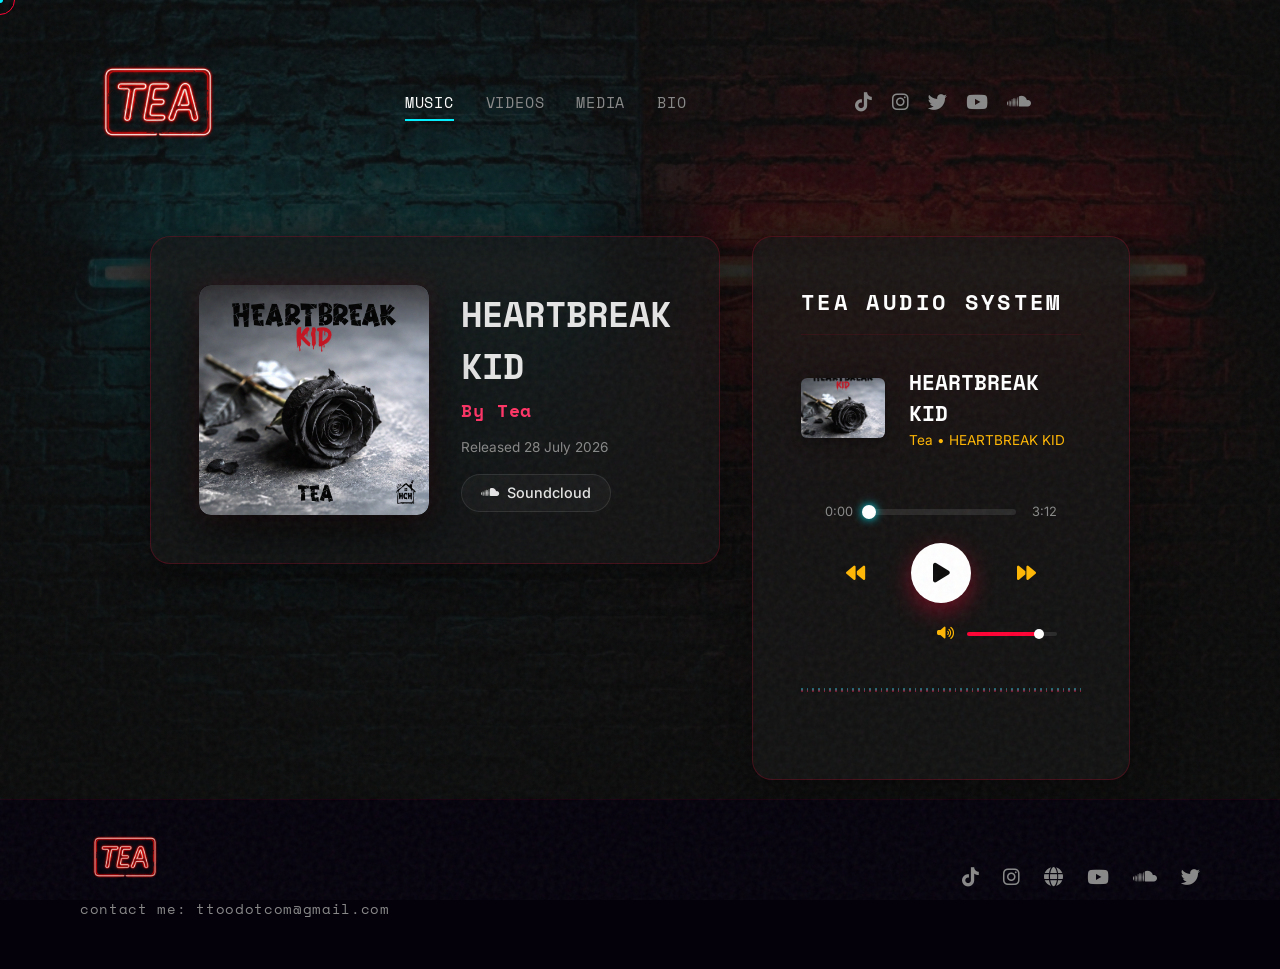
<file: index.html>
<!DOCTYPE html>
<html lang="en">
<head>
  <meta charset="UTF-8">
  <meta name="viewport" content="width=device-width, initial-scale=1.0">
    <!-- Google Search Compliant Favicons -->
  <link rel="icon" href="/favicon.ico?v=32000">
  <link rel="icon" type="image/png" sizes="48x48" href="/favicon-48x48.png?v=32000">
  <link rel="icon" type="image/png" sizes="96x96" href="/favicon-96x96.png?v=32000">
  <link rel="icon" type="image/png" sizes="192x192" href="/favicon-192x192.png?v=32000">
  <link rel="apple-touch-icon" sizes="192x192" href="/apple-touch-icon.png?v=32000">
  <meta name="robots" content="nosnippet">
  <meta name="googlebot" content="nosnippet">
  <title>www.teaonair.com</title>
  
  <!-- SEO & OpenGraph Meta Tags -->
  <meta name="keywords" content="Tea, music artist, dark pop, electronic music, synthwave, ECLIPSE album, tour dates, official hub">
  <meta property="og:title" content="www.teaonair.com">
  <meta property="og:image" content="assets/eclipse_album_cover.png">
  <meta property="og:type" content="website">
  <meta name="twitter:card" content="summary_large_image">
  
  <!-- Google Fonts -->
  <link rel="preconnect" href="https://fonts.googleapis.com">
  <link rel="preconnect" href="https://fonts.gstatic.com" crossorigin>
  <link href="https://fonts.googleapis.com/css2?family=Space+Mono:wght@400;700&family=Inter:wght@300;400;500;700&display=swap" rel="stylesheet">
  
  <!-- FontAwesome Icons for Streaming / Socials -->
  <link rel="stylesheet" href="https://cdnjs.cloudflare.com/ajax/libs/font-awesome/6.4.0/css/all.min.css">
  
  <!-- Stylesheets -->
  <link rel="stylesheet" href="style.css?v=35000">
</head>
<body>
    <div id="site-loader" class="active">
    <img src="assets/logo.png" alt="TEA Loading" class="loading-logo flash">
  </div>
  <script>
    setTimeout(function() {
      var loader = document.getElementById("site-loader");
      if (loader) loader.classList.remove("active");
    }, 200);
  </script>
  <script>
    setTimeout(() => {
      const loader = document.getElementById("site-loader");
      if (loader) loader.classList.remove("active");
    }, 1000);
  </script>

  <!-- Custom Custom Cursor -->
  <div id="custom-cursor" class="custom-cursor"></div>
  <div id="custom-cursor-dot" class="custom-cursor-dot"></div>

  <!-- Header / Navigation -->
  <header id="main-header" class="main-header">
    <div class="container header-container">
      <a href="index.html" class="logo" id="nav-logo"><img src="assets/logo.png" alt="ON AIR" class="nav-logo-img"></a>
      
      <nav class="desktop-nav" id="desktop-nav">
        <a href="index.html" class="nav-link">Music</a>
        <a href="videos.html" class="nav-link">Videos</a>
        <a href="photos.html" class="nav-link">Media</a>
        <a href="bio.html" class="nav-link">Bio</a>
      </nav>

            <div class="social-icons">
        <a href="https://tiktok.com/@teaairs" target="_blank" rel="noopener noreferrer" class="social-icon" aria-label="TikTok"><i class="fab fa-tiktok"></i></a>
        <a href="https://instagram.com/teaairs" target="_blank" rel="noopener noreferrer" class="social-icon" aria-label="Instagram"><i class="fab fa-instagram"></i></a>
        <a href="https://x.com/teaonair" target="_blank" rel="noopener noreferrer" class="social-icon" aria-label="Twitter"><i class="fab fa-twitter"></i></a>
        <a href="https://www.youtube.com/@Teaairs" target="_blank" rel="noopener noreferrer" class="social-icon" aria-label="YouTube"><i class="fab fa-youtube"></i></a>
        <a href="https://soundcloud.com/teaonair" target="_blank" rel="noopener noreferrer" class="social-icon" aria-label="SoundCloud"><i class="fab fa-soundcloud"></i></a>
      </div>

      <button class="mobile-nav-toggle" id="mobile-nav-toggle" aria-label="Toggle Navigation">
        <span class="bar"></span>
        <span class="bar"></span>
        <span class="bar"></span>
      </button>
    </div>
  </header>
  <!-- Mobile Dropdown Menu -->
  <!-- Mobile Dropdown Menu -->
  <div class="mobile-dropdown" id="mobile-dropdown">
    <nav class="mobile-nav">
      <a href="index.html" class="mobile-nav-link">Music</a>
      <a href="videos.html" class="mobile-nav-link">Videos</a>
      <a href="photos.html" class="mobile-nav-link">Media</a>
      <a href="bio.html" class="mobile-nav-link">Bio</a>
    </nav>
    <div class="mobile-socials">
      <a href="https://tiktok.com/@teaairs" class="social-icon"><i class="fab fa-tiktok"></i></a>
      <a href="https://instagram.com/teaairs" class="social-icon"><i class="fab fa-instagram"></i></a>
      <a href="https://teaonair.com" class="social-icon"><i class="fas fa-globe"></i></a>
      <a href="https://www.youtube.com/@Teaairs" class="social-icon"><i class="fab fa-youtube"></i></a>
      <a href="https://soundcloud.com/teaonair" class="social-icon"><i class="fab fa-soundcloud"></i></a>
      <a href="https://x.com/teaonair" class="social-icon"><i class="fab fa-twitter"></i></a>
    </div>
  </div><!-- Latest Release & Custom Music Player -->
  <section id="music" class="section music-section">
    <div class="container">
      
      <div class="release-grid">
        <!-- Album Details -->
        <div class="release-card glass-card">
          <div class="release-cover-wrapper">
            <img src="assets/heartbreak_kid_cover.jpeg" alt="HEARTBREAK KID Album Cover" class="release-cover" id="album-cover-img">
          </div>
          <div class="release-info">
            <h3 class="release-name">HEARTBREAK KID</h3>
            <p class="release-artist">By Tea</p>
            <p class="release-meta">Released 28 July 2026</p>
            
            <div class="streaming-links">
              <a href="https://soundcloud.com/teaonair/heartbreakkid" class="stream-btn soundcloud-btn" target="_blank" rel="noopener">
                <i class="fab fa-soundcloud"></i> Soundcloud
              </a>
            </div>
          </div>
        </div>

        <!-- Custom Interactive Audio Player -->
        <div class="player-column-wrapper" style="display: flex; flex-direction: column; gap: 0.5rem;">
          <div class="player-card glass-card" id="player-container">
          <div class="player-header">
            <h4>Tea Audio System</h4>
          </div>

          <div class="player-now-playing">
            <div class="mini-cover">
              <img src="assets/heartbreak_kid_cover.jpeg" alt="Now Playing Cover" id="player-mini-cover">
            </div>
            <div class="track-details">
              <span class="track-title" id="player-track-title">HEARTBREAK KID</span>
              <span class="track-artist" id="player-track-artist">Tea • HEARTBREAK KID</span>
            </div>
          </div>

          <!-- Custom Audio Synthesizer Waveform Anim -->
          <div class="player-controls-wrapper">
            <div class="player-time-info">
              <span class="current-time" id="player-current-time">0:00</span>
              <div class="timeline-slider" id="player-timeline-slider">
                <div class="timeline-progress" id="player-timeline-progress"></div>
                <div class="timeline-handle" id="player-timeline-handle"></div>
              </div>
              <span class="total-duration" id="player-total-duration">3:12</span>
            </div>

            <div class="player-buttons">
              <button class="player-btn" id="player-prev-btn" aria-label="Previous Track"><i class="fas fa-backward"></i></button>
              <button class="player-btn play-btn" id="player-play-btn" aria-label="Play / Pause"><i class="fas fa-play"></i></button>
              <button class="player-btn" id="player-next-btn" aria-label="Next Track"><i class="fas fa-forward"></i></button>
            </div>

            <div class="player-volume-wrapper">
              <i class="fas fa-volume-up" id="volume-icon"></i>
              <div class="volume-slider" id="player-volume-slider">
                <div class="volume-progress" id="player-volume-progress"></div>
                <div class="volume-handle" id="player-volume-handle"></div>
              </div>
            </div>
          </div>

          <div class="waveform-container" id="waveform-visualizer">
              <div class="wave-bar"></div>
              <div class="wave-bar"></div>
              <div class="wave-bar"></div>
              <div class="wave-bar"></div>
              <div class="wave-bar"></div>
              <div class="wave-bar"></div>
              <div class="wave-bar"></div>
              <div class="wave-bar"></div>
              <div class="wave-bar"></div>
              <div class="wave-bar"></div>
              <div class="wave-bar"></div>
              <div class="wave-bar"></div>
              <div class="wave-bar"></div>
              <div class="wave-bar"></div>
              <div class="wave-bar"></div>
              <div class="wave-bar"></div>
              <div class="wave-bar"></div>
              <div class="wave-bar"></div>
              <div class="wave-bar"></div>
              <div class="wave-bar"></div>
              <div class="wave-bar"></div>
              <div class="wave-bar"></div>
              <div class="wave-bar"></div>
              <div class="wave-bar"></div>
              <div class="wave-bar"></div>
              <div class="wave-bar"></div>
              <div class="wave-bar"></div>
              <div class="wave-bar"></div>
              <div class="wave-bar"></div>
              <div class="wave-bar"></div>
              <div class="wave-bar"></div>
              <div class="wave-bar"></div>
              <div class="wave-bar"></div>
              <div class="wave-bar"></div>
              <div class="wave-bar"></div>
              <div class="wave-bar"></div>
              <div class="wave-bar"></div>
              <div class="wave-bar"></div>
              <div class="wave-bar"></div>
              <div class="wave-bar"></div>
              <div class="wave-bar"></div>
              <div class="wave-bar"></div>
              <div class="wave-bar"></div>
              <div class="wave-bar"></div>
              <div class="wave-bar"></div>
              <div class="wave-bar"></div>
              <div class="wave-bar"></div>
              <div class="wave-bar"></div>
              <div class="wave-bar"></div>
              <div class="wave-bar"></div>
          </div>
        </div>
          

      </div>
    </div>
  </div>
</section>

  <!-- Footer -->
  







<footer class="main-footer">
    <div class="container footer-container">
      <div class="footer-left">
        <img src="assets/logo.png" alt="Tea Logo" class="footer-logo-img">
        <p class="footer-contact">contact me: <a href="mailto:ttoodotcom@gmail.com" class="footer-contact-link">ttoodotcom@gmail.com</a></p>
        
      </div>
      <div class="footer-right">
                <div class="footer-socials">
          <a href="https://tiktok.com/@teaairs" class="footer-icon"><i class="fab fa-tiktok"></i></a>
          <a href="https://instagram.com/teaairs" class="footer-icon"><i class="fab fa-instagram"></i></a>
          <a href="https://teaonair.com" class="footer-icon"><i class="fas fa-globe"></i></a>
          <a href="https://www.youtube.com/@Teaairs" class="footer-icon"><i class="fab fa-youtube"></i></a>
          <a href="https://soundcloud.com/teaonair" class="footer-icon"><i class="fab fa-soundcloud"></i></a>
          <a href="https://x.com/teaonair" class="footer-icon"><i class="fab fa-twitter"></i></a>
        </div>
      </div>
    </div>
  </footer>

  <script src="main.js?v=35000"></script>

  <!-- Email Signup Modal -->
  <div class="email-modal-overlay" id="email-modal">
    <div class="email-modal-card glass-card">
      <button class="email-modal-close" id="email-close-btn">&times;</button>
      <h2 class="email-modal-title">Enter Tea's World</h2>
      <p class="email-modal-text">Instant notifications to new releases, tour dates & exclusive content</p>
      <form class="email-form" id="email-form">
        <input type="email" class="email-input" placeholder="Your Email Address" required>
        <button type="submit" class="email-submit">Subscribe</button>
      </form>
    </div>
  </div>

</body>
</html>
</file>
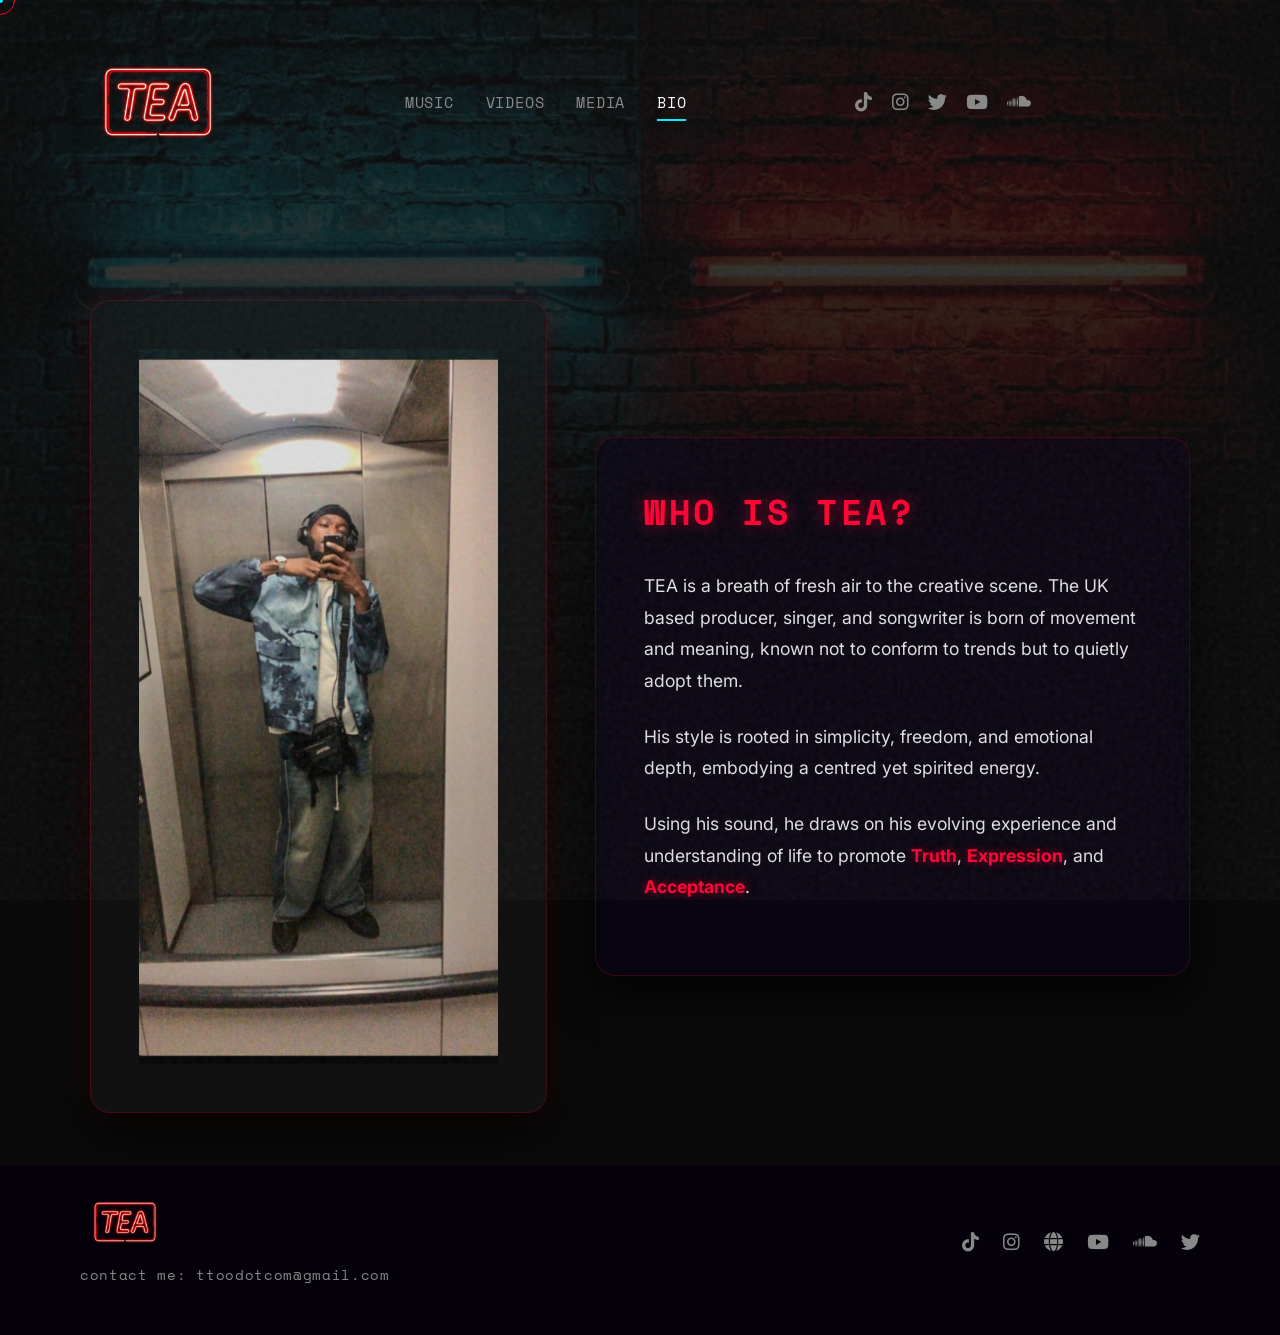
<file: bio.html>
<!DOCTYPE html>
<html lang="en">
<head>
  <meta charset="UTF-8">
  <meta name="viewport" content="width=device-width, initial-scale=1.0">
  <title>www.teaonair.com</title>
  
  <!-- Primary Meta Tags -->
  <meta name="title" content="www.teaonair.com">
  <meta name="theme-color" content="#0a0a0a">
  <meta name="robots" content="nosnippet">
  <meta name="googlebot" content="nosnippet">
  
  <!-- Google Search Compliant Favicons -->
  <link rel="icon" href="/favicon.ico?v=33000">
  <link rel="icon" type="image/png" sizes="48x48" href="/favicon-48x48.png?v=33000">
  <link rel="icon" type="image/png" sizes="96x96" href="/favicon-96x96.png?v=33000">
  <link rel="icon" type="image/png" sizes="192x192" href="/favicon-192x192.png?v=33000">
  <link rel="apple-touch-icon" sizes="192x192" href="/apple-touch-icon.png?v=33000">
  
  <!-- Google Fonts: Space Mono & Inter -->
  <link rel="preconnect" href="https://fonts.googleapis.com">
  <link rel="preconnect" href="https://fonts.gstatic.com" crossorigin>
  <link href="https://fonts.googleapis.com/css2?family=Space+Mono:wght@400;700&family=Inter:wght@300;400;500;700&display=swap" rel="stylesheet">
  
  <!-- FontAwesome Icons -->
  <link rel="stylesheet" href="https://cdnjs.cloudflare.com/ajax/libs/font-awesome/6.4.0/css/all.min.css">
  
  <!-- Stylesheets -->
  <link rel="stylesheet" href="style.css?v=35000">
</head>
<body>
  <div id="site-loader" class="active">
    <img src="assets/logo.png" alt="TEA Loading" class="loading-logo flash">
  </div>
  <script>
    setTimeout(function() {
      var loader = document.getElementById("site-loader");
      if (loader) loader.classList.remove("active");
    }, 200);
  </script>

  <!-- Custom Cursor -->
  <div id="custom-cursor" class="custom-cursor"></div>
  <div id="custom-cursor-dot" class="custom-cursor-dot"></div>

  <!-- Header / Navigation -->
  <header id="main-header" class="main-header">
    <div class="container header-container">
      <a href="index.html" class="logo" id="nav-logo"><img src="assets/logo.png" alt="ON AIR" class="nav-logo-img"></a>
      
      <nav class="desktop-nav" id="desktop-nav">
        <a href="index.html" class="nav-link">Music</a>
        <a href="videos.html" class="nav-link">Videos</a>
        <a href="photos.html" class="nav-link">Media</a>
        <a href="bio.html" class="nav-link active">Bio</a>
      </nav>

      <div class="social-icons">
        <a href="https://tiktok.com/@teaairs" target="_blank" rel="noopener noreferrer" class="social-icon" aria-label="TikTok"><i class="fab fa-tiktok"></i></a>
        <a href="https://instagram.com/teaairs" target="_blank" rel="noopener noreferrer" class="social-icon" aria-label="Instagram"><i class="fab fa-instagram"></i></a>
        <a href="https://x.com/teaonair" target="_blank" rel="noopener noreferrer" class="social-icon" aria-label="Twitter"><i class="fab fa-twitter"></i></a>
        <a href="https://www.youtube.com/@Teaairs" target="_blank" rel="noopener noreferrer" class="social-icon" aria-label="YouTube"><i class="fab fa-youtube"></i></a>
        <a href="https://soundcloud.com/teaonair" target="_blank" rel="noopener noreferrer" class="social-icon" aria-label="SoundCloud"><i class="fab fa-soundcloud"></i></a>
      </div>

      <!-- Mobile Hamburger Toggle -->
      <button class="mobile-nav-toggle" id="mobile-nav-toggle" aria-label="Toggle Navigation">
        <span class="bar"></span>
        <span class="bar"></span>
        <span class="bar"></span>
      </button>
    </div>
  </header>

  <!-- Mobile Dropdown Menu -->
  <div class="mobile-dropdown" id="mobile-dropdown">
    <nav class="mobile-nav">
      <a href="index.html" class="mobile-nav-link">Music</a>
      <a href="videos.html" class="mobile-nav-link">Videos</a>
      <a href="photos.html" class="mobile-nav-link">Media</a>
      <a href="bio.html" class="mobile-nav-link">Bio</a>
    </nav>
    <div class="mobile-socials">
      <a href="https://tiktok.com/@teaairs" class="social-icon"><i class="fab fa-tiktok"></i></a>
      <a href="https://instagram.com/teaairs" class="social-icon"><i class="fab fa-instagram"></i></a>
      <a href="https://teaonair.com" class="social-icon"><i class="fas fa-globe"></i></a>
      <a href="https://www.youtube.com/@Teaairs" class="social-icon"><i class="fab fa-youtube"></i></a>
      <a href="https://soundcloud.com/teaonair" class="social-icon"><i class="fab fa-soundcloud"></i></a>
      <a href="https://x.com/teaonair" class="social-icon"><i class="fab fa-twitter"></i></a>
    </div>
  </div>

  <!-- Bio Section -->
  <section id="bio" class="section bio-section">
    <div class="container">
      <div class="bio-grid">
        <div class="bio-image-wrapper glass-card">
          <img src="assets/bio_artist_photo.jpg?v=34000" alt="TEA Official Portrait" class="bio-img">
        </div>
        
        <div class="bio-content glass-card">
          <h1 class="bio-title">WHO IS TEA?</h1>
          <div class="bio-text">
            <p>TEA is a breath of fresh air to the creative scene. The UK based producer, singer, and songwriter is born of movement and meaning, known not to conform to trends but to quietly adopt them.</p>
            <p>His style is rooted in simplicity, freedom, and emotional depth, embodying a centred yet spirited energy.</p>
            <p>Using his sound, he draws on his evolving experience and understanding of life to promote <strong class="highlight-red">Truth</strong>, <strong class="highlight-red">Expression</strong>, and <strong class="highlight-red">Acceptance</strong>.</p>
          </div>
        </div>
      </div>
    </div>
  </section>

  <!-- Footer -->
  <footer class="main-footer">
    <div class="container footer-container">
      <div class="footer-left">
        <img src="assets/logo.png" alt="Tea Logo" class="footer-logo-img">
        <p class="footer-contact">contact me: <a href="mailto:ttoodotcom@gmail.com" class="footer-contact-link">ttoodotcom@gmail.com</a></p>
      </div>
      <div class="footer-right">
        <div class="footer-socials">
          <a href="https://tiktok.com/@teaairs" class="footer-icon"><i class="fab fa-tiktok"></i></a>
          <a href="https://instagram.com/teaairs" class="footer-icon"><i class="fab fa-instagram"></i></a>
          <a href="https://teaonair.com" class="footer-icon"><i class="fas fa-globe"></i></a>
          <a href="https://www.youtube.com/@Teaairs" class="footer-icon"><i class="fab fa-youtube"></i></a>
          <a href="https://soundcloud.com/teaonair" class="footer-icon"><i class="fab fa-soundcloud"></i></a>
          <a href="https://x.com/teaonair" class="footer-icon"><i class="fab fa-twitter"></i></a>
        </div>
      </div>
    </div>
  </footer>

  <script src="main.js?v=35000"></script>
</body>
</html>
</file>
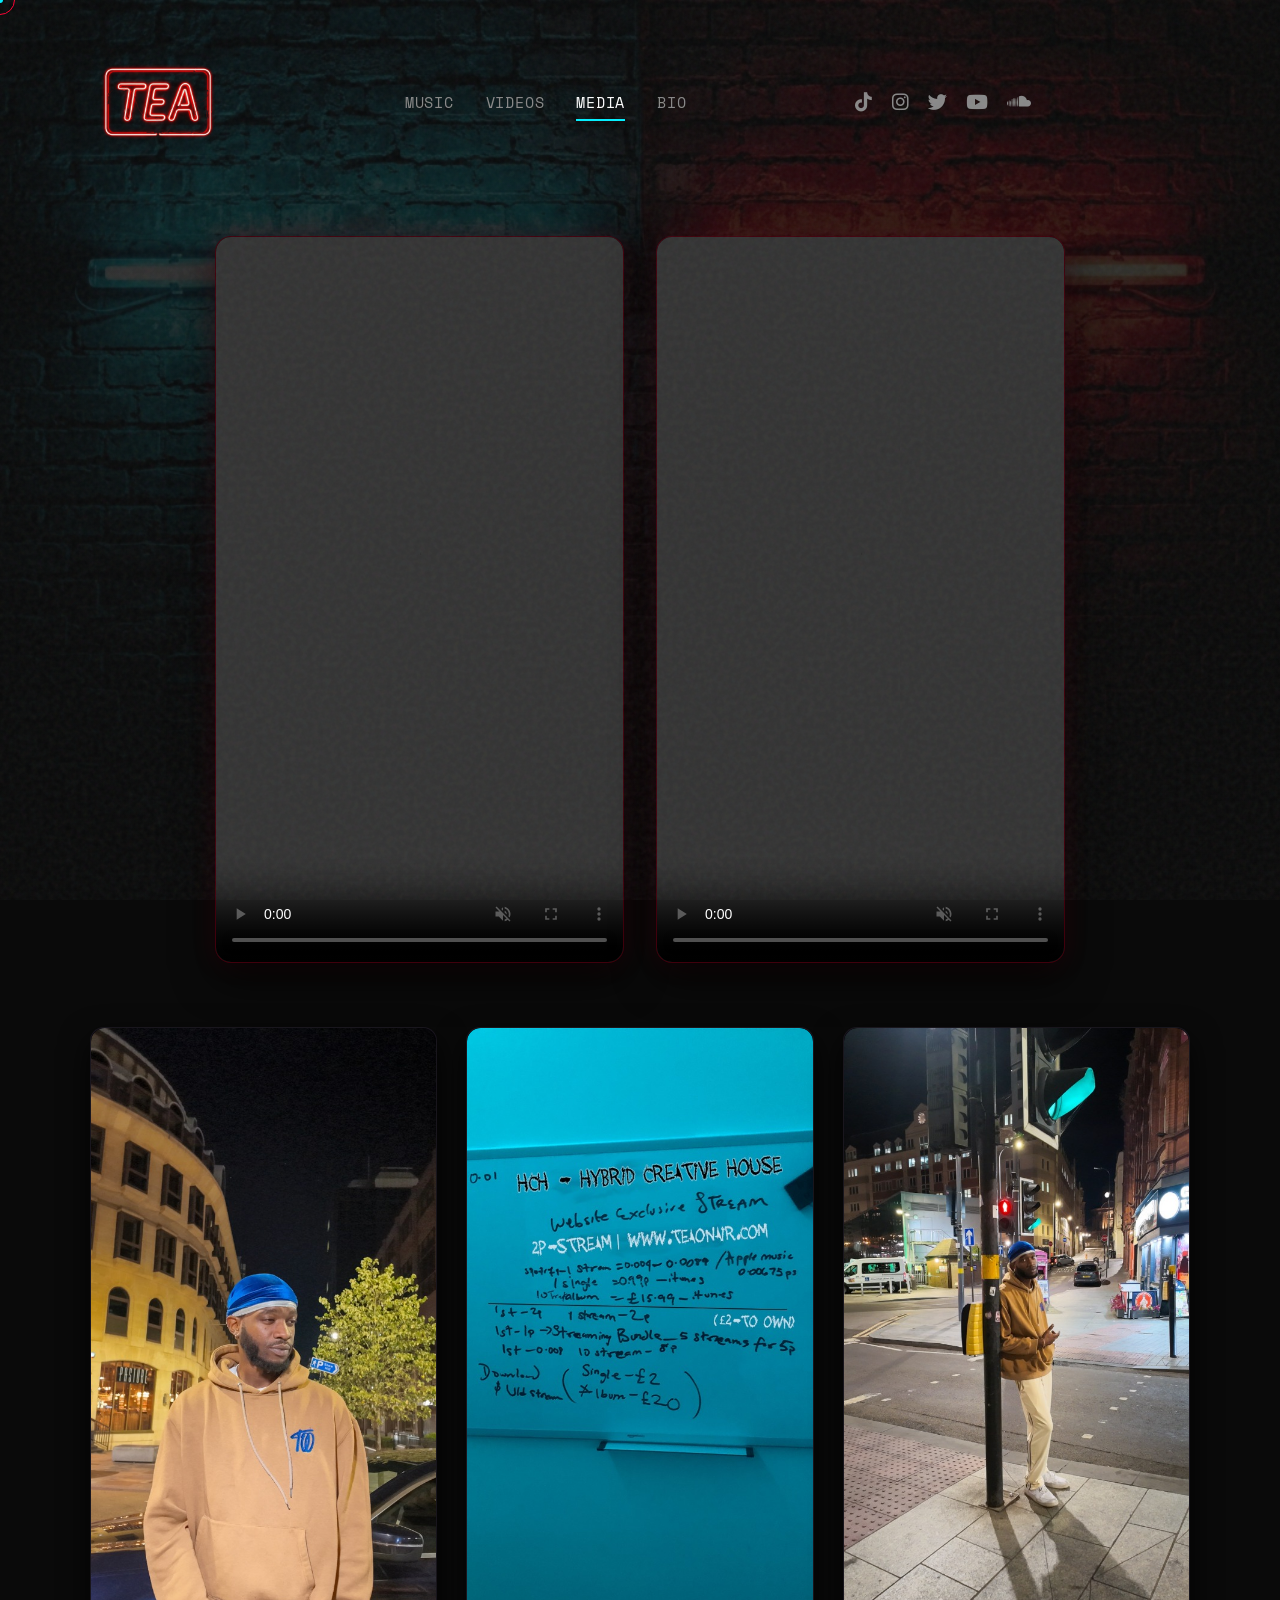
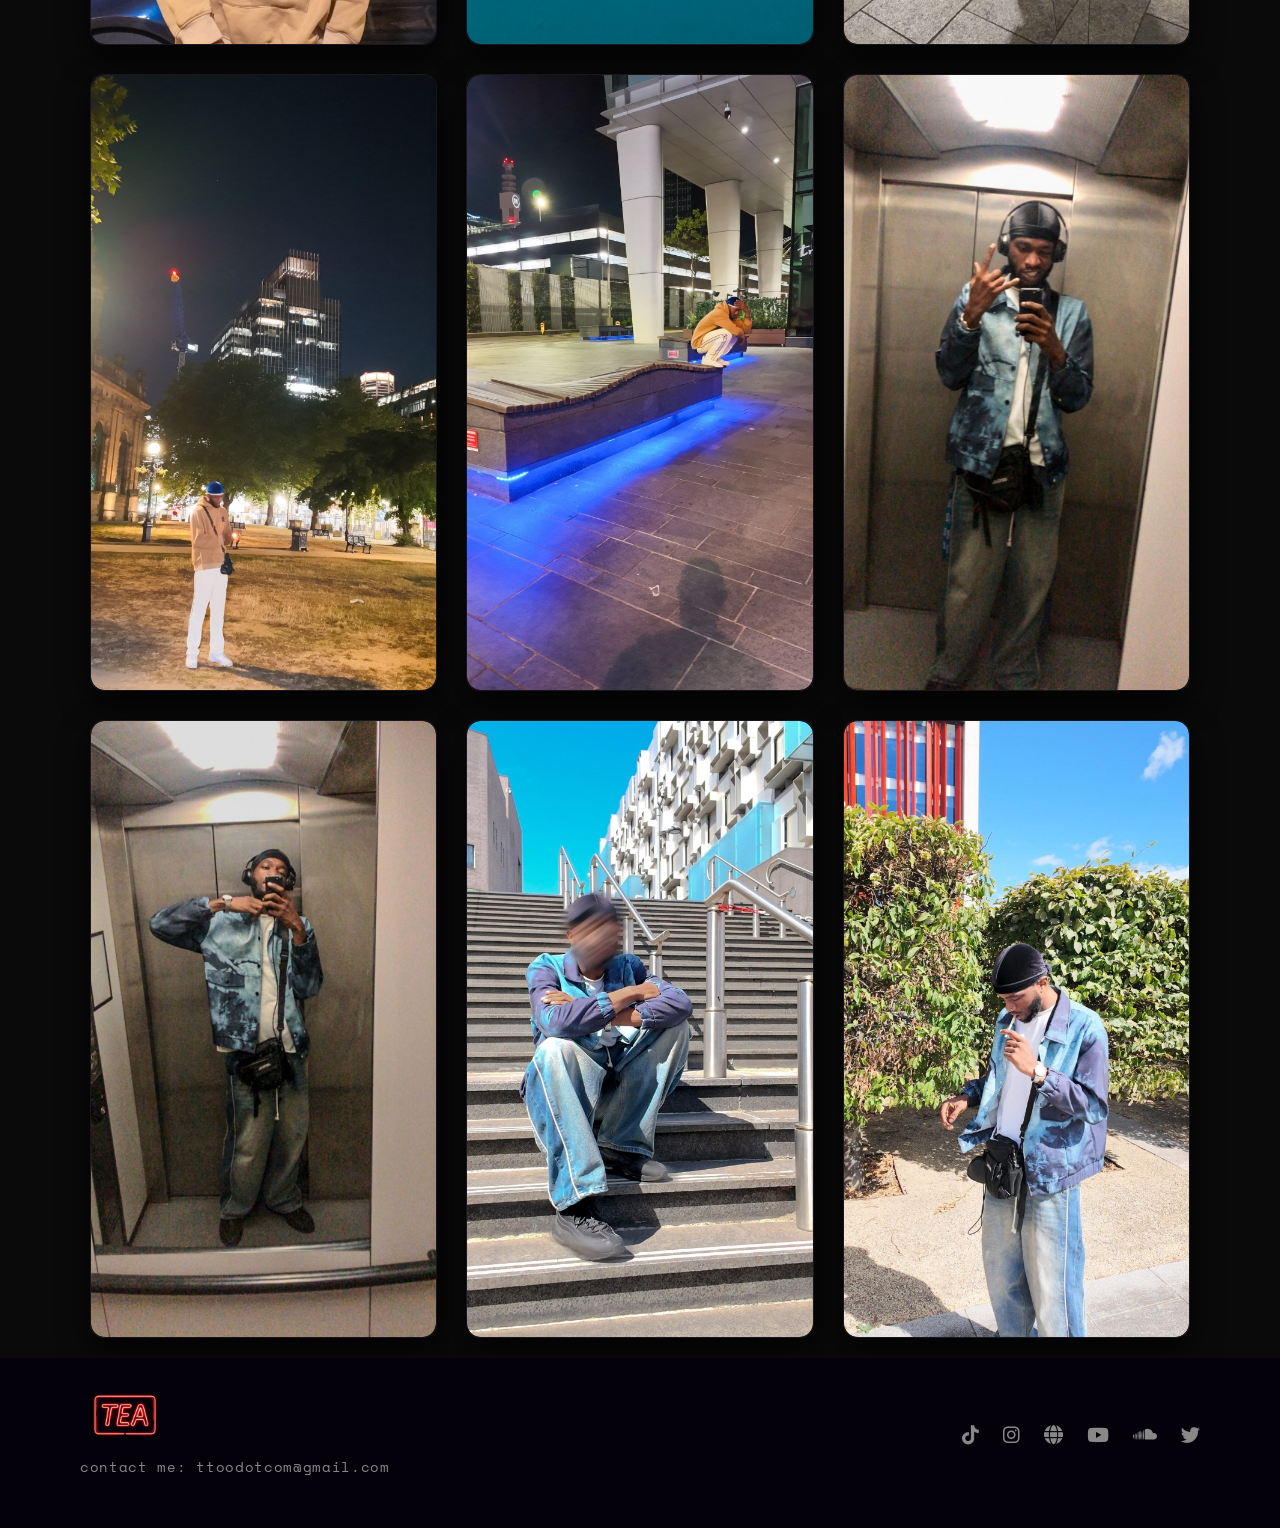
<file: photos.html>
<!DOCTYPE html>
<html lang="en">
<head>
  <meta charset="UTF-8">
  <meta name="viewport" content="width=device-width, initial-scale=1.0">
    <!-- Google Search Compliant Favicons -->
  <link rel="icon" href="/favicon.ico?v=32000">
  <link rel="icon" type="image/png" sizes="48x48" href="/favicon-48x48.png?v=32000">
  <link rel="icon" type="image/png" sizes="96x96" href="/favicon-96x96.png?v=32000">
  <link rel="icon" type="image/png" sizes="192x192" href="/favicon-192x192.png?v=32000">
  <link rel="apple-touch-icon" sizes="192x192" href="/apple-touch-icon.png?v=32000">
  <meta name="robots" content="nosnippet">
  <meta name="googlebot" content="nosnippet">
  <title>www.teaonair.com</title>
  
  <!-- Primary Meta Tags -->
  <meta name="title" content="www.teaonair.com">
  <meta name="theme-color" content="#0a0a0a">
  <link rel="preconnect" href="https://fonts.googleapis.com">
  <link rel="preconnect" href="https://fonts.gstatic.com" crossorigin>
  <link href="https://fonts.googleapis.com/css2?family=Space+Mono:wght@400;700&family=Inter:wght@300;400;500;700&display=swap" rel="stylesheet">
  
  <!-- FontAwesome Icons for Streaming / Socials -->
  <link rel="stylesheet" href="https://cdnjs.cloudflare.com/ajax/libs/font-awesome/6.4.0/css/all.min.css">
  
  <!-- Stylesheets -->
  <link rel="stylesheet" href="style.css?v=35000">
</head>
<body>
  <div id="site-loader" class="active">
    <img src="assets/logo.png" alt="TEA Loading" class="loading-logo flash">
  </div>
  <script>
    setTimeout(function() {
      var loader = document.getElementById("site-loader");
      if (loader) loader.classList.remove("active");
    }, 200);
  </script>

  <!-- Custom Cursor -->
  <div id="custom-cursor" class="custom-cursor"></div>
  <div id="custom-cursor-dot" class="custom-cursor-dot"></div>

  <!-- Header / Navigation -->
  <header id="main-header" class="main-header">
    <div class="container header-container">
      <a href="index.html" class="logo" id="nav-logo"><img src="assets/logo.png" alt="ON AIR" class="nav-logo-img"></a>
      
      <nav class="desktop-nav" id="desktop-nav">
        <a href="index.html" class="nav-link">Music</a>
        <a href="videos.html" class="nav-link">Videos</a>
        <a href="photos.html" class="nav-link">Media</a>
        <a href="bio.html" class="nav-link">Bio</a>
      </nav>

      <div class="social-icons">
        <a href="https://tiktok.com/@teaairs" target="_blank" rel="noopener noreferrer" class="social-icon" aria-label="TikTok"><i class="fab fa-tiktok"></i></a>
        <a href="https://instagram.com/teaairs" target="_blank" rel="noopener noreferrer" class="social-icon" aria-label="Instagram"><i class="fab fa-instagram"></i></a>
        <a href="https://x.com/teaonair" target="_blank" rel="noopener noreferrer" class="social-icon" aria-label="Twitter"><i class="fab fa-twitter"></i></a>
        <a href="https://www.youtube.com/@Teaairs" target="_blank" rel="noopener noreferrer" class="social-icon" aria-label="YouTube"><i class="fab fa-youtube"></i></a>
        <a href="https://soundcloud.com/teaonair" target="_blank" rel="noopener noreferrer" class="social-icon" aria-label="SoundCloud"><i class="fab fa-soundcloud"></i></a>
      </div>

      <!-- Mobile Hamburger Toggle -->
      <button class="mobile-nav-toggle" id="mobile-nav-toggle" aria-label="Toggle Navigation">
        <span class="bar"></span>
        <span class="bar"></span>
        <span class="bar"></span>
      </button>
    </div>
  </header>

  <!-- Mobile Dropdown Menu -->
  <div class="mobile-dropdown" id="mobile-dropdown">
    <nav class="mobile-nav">
      <a href="index.html" class="mobile-nav-link">Music</a>
      <a href="videos.html" class="mobile-nav-link">Videos</a>
      <a href="photos.html" class="mobile-nav-link">Media</a>
      <a href="bio.html" class="mobile-nav-link">Bio</a>
    </nav>
    <div class="mobile-socials">
      <a href="https://tiktok.com/@teaairs" class="social-icon"><i class="fab fa-tiktok"></i></a>
      <a href="https://instagram.com/teaairs" class="social-icon"><i class="fab fa-instagram"></i></a>
      <a href="https://teaonair.com" class="social-icon"><i class="fas fa-globe"></i></a>
      <a href="https://www.youtube.com/@Teaairs" class="social-icon"><i class="fab fa-youtube"></i></a>
      <a href="https://soundcloud.com/teaonair" class="social-icon"><i class="fab fa-soundcloud"></i></a>
      <a href="https://x.com/teaonair" class="social-icon"><i class="fab fa-twitter"></i></a>
    </div>
  </div>

  <!-- Media Section -->
  <section id="photos" class="section photos-section">
    <div class="container">
      
      <!-- Top Row: Videos Side by Side (Full Portrait Aspect Ratio) -->
      <div class="videos-top-grid">
        <div class="video-card-portrait">
          <video src="assets/media_video_1.mp4" autoplay muted loop playsinline controls class="portrait-video"></video>
        </div>
        <div class="video-card-portrait">
          <video src="assets/media_video_2.mp4" autoplay muted loop playsinline controls class="portrait-video"></video>
        </div>
      </div>

      <!-- Bottom Grid: Pictures Underneath (Full Portrait Dimensions, No Red Text) -->
      <div class="photos-bottom-grid">
        <!-- Photo Card 1 -->
        <div class="portrait-photo-card">
          <img src="assets/artist_photo_1.jpg?v=30000" alt="TEA Portrait" class="portrait-img">
        </div>

        <!-- Photo Card 2 -->
        <div class="portrait-photo-card">
          <img src="assets/artist_photo_2.jpg?v=30000" alt="HCH Whiteboard" class="portrait-img">
        </div>

        <!-- Photo Card 3 -->
        <div class="portrait-photo-card">
          <img src="assets/artist_photo_3.jpg?v=30000" alt="TEA Night Street" class="portrait-img">
        </div>

        <!-- Photo Card 4 -->
        <div class="portrait-photo-card">
          <img src="assets/artist_photo_4.jpg?v=30000" alt="TEA Night Park" class="portrait-img">
        </div>

        <!-- Photo Card 5 -->
        <div class="portrait-photo-card">
          <img src="assets/artist_photo_5.jpg?v=30000" alt="TEA Blue Bench" class="portrait-img">
        </div>

        <!-- Photo Card 6 -->
        <div class="portrait-photo-card">
          <img src="assets/artist_photo_6.jpg?v=30000" alt="TEA Elevator Selfie 1" class="portrait-img">
        </div>

        <!-- Photo Card 7 -->
        <div class="portrait-photo-card">
          <img src="assets/artist_photo_7.jpg?v=30000" alt="TEA Elevator Selfie 2" class="portrait-img">
        </div>

        <!-- Photo Card 8 -->
        <div class="portrait-photo-card">
          <img src="assets/artist_photo_8.jpg?v=30000" alt="TEA Stairs" class="portrait-img">
        </div>

        <!-- Photo Card 9 -->
        <div class="portrait-photo-card">
          <img src="assets/artist_photo_9.jpg?v=30000" alt="TEA Garden" class="portrait-img">
        </div>
      </div>

    </div>
  </section>

  <!-- Footer -->
  <footer class="main-footer">
    <div class="container footer-container">
      <div class="footer-left">
        <img src="assets/logo.png" alt="Tea Logo" class="footer-logo-img">
        <p class="footer-contact">contact me: <a href="mailto:ttoodotcom@gmail.com" class="footer-contact-link">ttoodotcom@gmail.com</a></p>
      </div>
      <div class="footer-right">
        <div class="footer-socials">
          <a href="https://tiktok.com/@teaairs" class="footer-icon"><i class="fab fa-tiktok"></i></a>
          <a href="https://instagram.com/teaairs" class="footer-icon"><i class="fab fa-instagram"></i></a>
          <a href="https://teaonair.com" class="footer-icon"><i class="fas fa-globe"></i></a>
          <a href="https://www.youtube.com/@Teaairs" class="footer-icon"><i class="fab fa-youtube"></i></a>
          <a href="https://soundcloud.com/teaonair" class="footer-icon"><i class="fab fa-soundcloud"></i></a>
          <a href="https://x.com/teaonair" class="footer-icon"><i class="fab fa-twitter"></i></a>
        </div>
      </div>
    </div>
  </footer>

  <script src="main.js?v=35000"></script>

  <!-- Email Signup Modal -->
  <div class="email-modal-overlay" id="email-modal">
    <div class="email-modal-card glass-card">
      <button class="email-modal-close" id="email-close-btn">&times;</button>
      <h2 class="email-modal-title">Enter Tea's World</h2>
      <p class="email-modal-subtitle">Join the inner circle for exclusive unreleased tracks, tour presales, and secret drops.</p>
      
      <form class="email-signup-form" id="email-form">
        <input type="email" class="email-input" placeholder="enter your email..." required>
        <button type="submit" class="btn btn-primary email-submit">Join Inner Circle</button>
      </form>
    </div>
  </div>
</body>
</html>
</file>
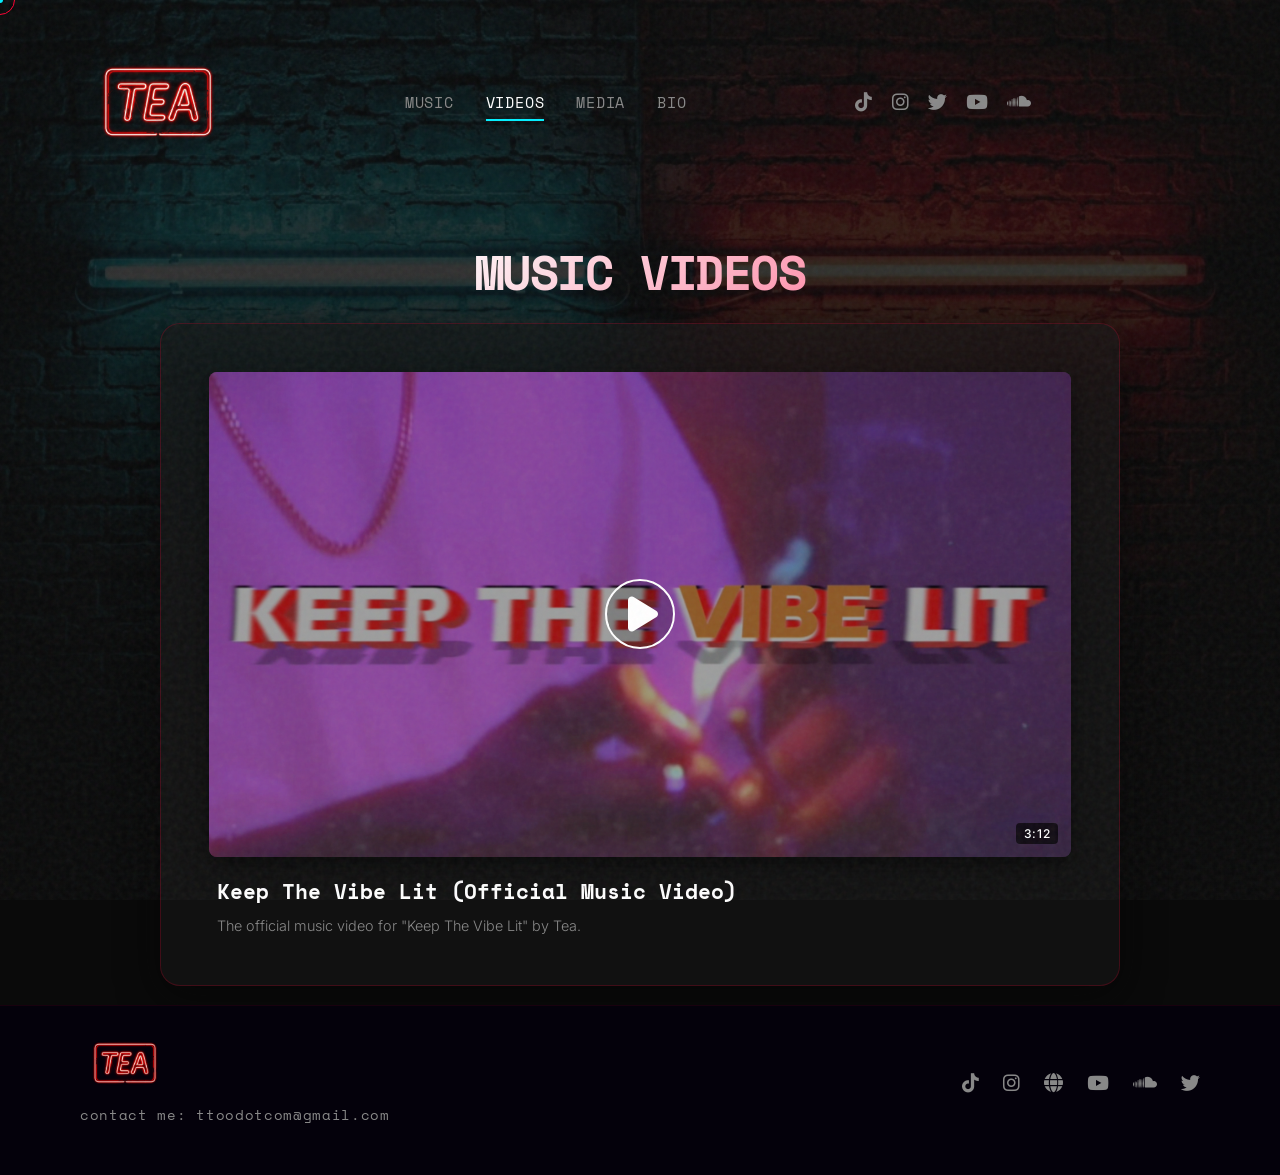
<file: videos.html>
<!DOCTYPE html>
<html lang="en">
<head>
  <meta charset="UTF-8">
  <meta name="viewport" content="width=device-width, initial-scale=1.0">
    <!-- Google Search Compliant Favicons -->
  <link rel="icon" href="/favicon.ico?v=32000">
  <link rel="icon" type="image/png" sizes="48x48" href="/favicon-48x48.png?v=32000">
  <link rel="icon" type="image/png" sizes="96x96" href="/favicon-96x96.png?v=32000">
  <link rel="icon" type="image/png" sizes="192x192" href="/favicon-192x192.png?v=32000">
  <link rel="apple-touch-icon" sizes="192x192" href="/apple-touch-icon.png?v=32000">
  <meta name="robots" content="nosnippet">
  <meta name="googlebot" content="nosnippet">
  <title>www.teaonair.com</title>
  
  <!-- SEO & OpenGraph Meta Tags -->
  <meta name="keywords" content="Tea, music artist, dark pop, electronic music, synthwave, ECLIPSE album, tour dates, official hub">
  <meta property="og:title" content="www.teaonair.com">
  <meta property="og:image" content="assets/eclipse_album_cover.png">
  <meta property="og:type" content="website">
  <meta name="twitter:card" content="summary_large_image">
  
  <!-- Google Fonts -->
  <link rel="preconnect" href="https://fonts.googleapis.com">
  <link rel="preconnect" href="https://fonts.gstatic.com" crossorigin>
  <link href="https://fonts.googleapis.com/css2?family=Space+Mono:wght@400;700&family=Inter:wght@300;400;500;700&display=swap" rel="stylesheet">
  
  <!-- FontAwesome Icons for Streaming / Socials -->
  <link rel="stylesheet" href="https://cdnjs.cloudflare.com/ajax/libs/font-awesome/6.4.0/css/all.min.css">
  
  <!-- Stylesheets -->
  <link rel="stylesheet" href="style.css?v=35000">
</head>
<body>
    <div id="site-loader" class="active">
    <img src="assets/logo.png" alt="TEA Loading" class="loading-logo flash">
  </div>
  <script>
    setTimeout(function() {
      var loader = document.getElementById("site-loader");
      if (loader) loader.classList.remove("active");
    }, 200);
  </script>
  <script>
    setTimeout(() => {
      const loader = document.getElementById("site-loader");
      if (loader) loader.classList.remove("active");
    }, 1000);
  </script>

  <!-- Custom Custom Cursor -->
  <div id="custom-cursor" class="custom-cursor"></div>
  <div id="custom-cursor-dot" class="custom-cursor-dot"></div>

  <!-- Header / Navigation -->
  <header id="main-header" class="main-header">
    <div class="container header-container">
      <a href="index.html" class="logo" id="nav-logo"><img src="assets/logo.png" alt="ON AIR" class="nav-logo-img"></a>
      
      <nav class="desktop-nav" id="desktop-nav">
        <a href="index.html" class="nav-link">Music</a>
        <a href="videos.html" class="nav-link">Videos</a>
        <a href="photos.html" class="nav-link">Media</a>
        <a href="bio.html" class="nav-link">Bio</a>
      </nav>

            <div class="social-icons">
        <a href="https://tiktok.com/@teaairs" target="_blank" rel="noopener noreferrer" class="social-icon" aria-label="TikTok"><i class="fab fa-tiktok"></i></a>
        <a href="https://instagram.com/teaairs" target="_blank" rel="noopener noreferrer" class="social-icon" aria-label="Instagram"><i class="fab fa-instagram"></i></a>
        <a href="https://x.com/teaonair" target="_blank" rel="noopener noreferrer" class="social-icon" aria-label="Twitter"><i class="fab fa-twitter"></i></a>
        <a href="https://www.youtube.com/@Teaairs" target="_blank" rel="noopener noreferrer" class="social-icon" aria-label="YouTube"><i class="fab fa-youtube"></i></a>
        <a href="https://soundcloud.com/teaonair" target="_blank" rel="noopener noreferrer" class="social-icon" aria-label="SoundCloud"><i class="fab fa-soundcloud"></i></a>
      </div>

      <button class="mobile-nav-toggle" id="mobile-nav-toggle" aria-label="Toggle Navigation">
        <span class="bar"></span>
        <span class="bar"></span>
        <span class="bar"></span>
      </button>
    </div>
  </header>
  <!-- Mobile Dropdown Menu -->
  <!-- Mobile Dropdown Menu -->
  <div class="mobile-dropdown" id="mobile-dropdown">
    <nav class="mobile-nav">
      <a href="index.html" class="mobile-nav-link">Music</a>
      <a href="videos.html" class="mobile-nav-link">Videos</a>
      <a href="photos.html" class="mobile-nav-link">Media</a>
      <a href="bio.html" class="mobile-nav-link">Bio</a>
    </nav>
    <div class="mobile-socials">
      <a href="https://tiktok.com/@teaairs" class="social-icon"><i class="fab fa-tiktok"></i></a>
      <a href="https://instagram.com/teaairs" class="social-icon"><i class="fab fa-instagram"></i></a>
      <a href="https://teaonair.com" class="social-icon"><i class="fas fa-globe"></i></a>
      <a href="https://www.youtube.com/@Teaairs" class="social-icon"><i class="fab fa-youtube"></i></a>
      <a href="https://soundcloud.com/teaonair" class="social-icon"><i class="fab fa-soundcloud"></i></a>
      <a href="https://x.com/teaonair" class="social-icon"><i class="fab fa-twitter"></i></a>
    </div>
  </div><!-- Latest Release & Custom Music Player -->
  <section id="videos" class="section videos-section">
    <div class="container">
      <h2 class="section-title">Music Videos</h2>
      <div class="videos-grid">
        <!-- Video 1 -->
        <div class="video-card glass-card">
          <div class="video-thumbnail-wrapper" data-video-id="qnszIKNhUwE" data-video-type="youtube">
            <img src="assets/vibe_lit_cover.png" alt="Keep The Vibe Lit Music Video Thumbnail" class="video-thumbnail">
            <div class="play-overlay"><i class="fas fa-play"></i></div>
            <span class="video-duration">3:12</span>
          </div>
          <div class="video-card-info">
            <h3 class="video-card-title">Keep The Vibe Lit (Official Music Video)</h3>
            <p class="video-card-desc">The official music video for "Keep The Vibe Lit" by Tea.</p>
          </div>
        </div>

      </div>
    </div>
  </section>

  <!-- Footer -->
  







<footer class="main-footer">
    <div class="container footer-container">
      <div class="footer-left">
        <img src="assets/logo.png" alt="Tea Logo" class="footer-logo-img">
        <p class="footer-contact">contact me: <a href="mailto:ttoodotcom@gmail.com" class="footer-contact-link">ttoodotcom@gmail.com</a></p>
      </div>
      <div class="footer-right">
                <div class="footer-socials">
          <a href="https://tiktok.com/@teaairs" class="footer-icon"><i class="fab fa-tiktok"></i></a>
          <a href="https://instagram.com/teaairs" class="footer-icon"><i class="fab fa-instagram"></i></a>
          <a href="https://teaonair.com" class="footer-icon"><i class="fas fa-globe"></i></a>
          <a href="https://www.youtube.com/@Teaairs" class="footer-icon"><i class="fab fa-youtube"></i></a>
          <a href="https://soundcloud.com/teaonair" class="footer-icon"><i class="fab fa-soundcloud"></i></a>
          <a href="https://x.com/teaonair" class="footer-icon"><i class="fab fa-twitter"></i></a>
        </div>
      </div>
    </div>
  </footer>

  <script src="main.js?v=35000"></script>

  <!-- Email Signup Modal -->
  <div class="email-modal-overlay" id="email-modal">
    <div class="email-modal-card glass-card">
      <button class="email-modal-close" id="email-close-btn">&times;</button>
      <h2 class="email-modal-title">Enter Tea's World</h2>
      <p class="email-modal-text">Instant notifications to new releases, tour dates & exclusive content</p>
      <form class="email-form" id="email-form">
        <input type="email" class="email-input" placeholder="Your Email Address" required>
        <button type="submit" class="email-submit">Subscribe</button>
      </form>
    </div>
  </div>

</body>
</html>
</file>
<file: style.css>
/* REAL COMMIT V500 - 280PX MOBILE LOGO & 960PX CARDS */
/* RELEASE BUILD v1000 - 280PX MOBILE LOGO */
/* ==========================================================================
   VÉLA DESIGN SYSTEM & STYLESHEET
   Color Scheme: Mostly Purple & Dark Purple with Neon Violet/Pink Glows
   ========================================================================== */

:root {
  /* Colors */
  --bg-deep: #0a0a0a;
  --bg-dark: #111111;
  --bg-surface: rgba(20, 20, 20, 0.75);
  --bg-surface-opaque: #1a1a1a;
  
  --primary: #ff0033;       /* Neon Red */
  --primary-glow: rgba(255, 0, 51, 0.6);
  --primary-bright: #ff3366; /* Bright Red */
  
  --secondary: #00f0ff;     /* Cyan */
  --secondary-glow: rgba(0, 240, 255, 0.6);
  
  --text-main: #e5e5e5;     /* Off-White */
  --text-muted: #888888;    /* Gray */
  --text-purple: #ffb703;   /* Warm Orange */
  
  --glass-border: rgba(255, 0, 51, 0.2);
  --glass-border-hover: rgba(0, 240, 255, 0.4);
  --glass-shadow: rgba(5, 5, 5, 0.8);

  /* Fonts */
  --font-heading: 'Space Mono', monospace;
  --font-body: 'Inter', sans-serif;

  /* Transitions */
  --transition-smooth: all 0.4s cubic-bezier(0.16, 1, 0.3, 1);
  --transition-fast: all 0.2s cubic-bezier(0.16, 1, 0.3, 1);
}

/* ==========================================================================
   RESET & BASE STYLES
   ========================================================================== */

* {
  box-sizing: border-box;
  margin: 0;
  padding: 0;
}

html {
  font-size: 16px;
  scroll-behavior: smooth;
  scroll-padding-top: 80px; /* Offset for sticky header */
  background-color: var(--bg-deep);
  color: var(--text-main);
  font-family: var(--font-body);
  -webkit-font-smoothing: antialiased;
  overflow-x: hidden;
}

body {
  min-height: 100vh;
  position: relative;
  overflow-x: hidden;
  background-image: linear-gradient(to bottom, rgba(10, 10, 10, 0.8), rgba(10, 10, 10, 0.95)), url('assets/neon_tubes_bg.png');
  background-size: cover;
  background-position: center;
  background-attachment: fixed;
}

body::after {
  content: "";
  position: fixed;
  top: 0; left: 0;
  width: 100vw; height: 100vh;
  pointer-events: none;
  z-index: 9999;
  background-image: url("data:image/svg+xml,%3Csvg viewBox='0 0 200 200' xmlns='http://www.w3.org/2000/svg'%3E%3Cfilter id='noiseFilter'%3E%3CfeTurbulence type='fractalNoise' baseFrequency='0.8' numOctaves='3' stitchTiles='stitch'/%3E%3C/filter%3E%3Crect width='100%25' height='100%25' filter='url(%23noiseFilter)'/%3E%3C/svg%3E");
  opacity: 0.06;
}

/* Scrollbar Styling */
::-webkit-scrollbar {
  width: 8px;
}

::-webkit-scrollbar-track {
  background: var(--bg-deep);
}

::-webkit-scrollbar-thumb {
  background: var(--primary);
  border-radius: 4px;
  border: 2px solid var(--bg-deep);
}

::-webkit-scrollbar-thumb:hover {
  background: var(--secondary);
}

a {
  color: inherit;
  text-decoration: none;
  transition: var(--transition-fast);
}

img {
  max-width: 100%;
  height: auto;
  display: block;
}

button, input, select, textarea {
  font-family: inherit;
  background: none;
  border: none;
  color: inherit;
}

/* Container */
.container {
  max-width: 1200px;
  margin: 0 auto;
  padding-left: 40px; padding-right: 40px;
  width: 100%;
}

.section {
  padding: 2rem 0 4rem 0;
  position: relative;
  z-index: 2;
}

.section-title {
  font-family: var(--font-heading);
  font-size: 3rem;
  font-weight: 800;
  letter-spacing: -0.03em;
  text-transform: uppercase;
  margin-bottom: 1rem;
  text-align: center;
  position: relative;
  background: linear-gradient(135deg, #fff 30%, var(--primary-bright) 100%);
  -webkit-background-clip: text;
  -webkit-text-fill-color: transparent;
}

.section-subtitle {
  font-size: 1.1rem;
  color: var(--text-purple);
  text-align: center;
  margin-bottom: 4rem;
  max-width: 600px;
  margin-left: auto;
  margin-right: auto;
  font-weight: 300;
}

/* Glassmorphism utility card */
.glass-card {
  background: var(--bg-surface);
  backdrop-filter: blur(16px) saturate(140%);
  -webkit-backdrop-filter: blur(16px) saturate(140%);
  border: 1px solid var(--glass-border);
  border-radius: 16px;
  box-shadow: 0 10px 40px var(--glass-shadow);
  transition: var(--transition-smooth);
}

.glass-card:hover {
  border-color: var(--glass-border-hover);
  box-shadow: 0 15px 50px rgba(255, 0, 51, 0.1);
  transform: translateY(-4px);
}

/* ==========================================================================
   CUSTOM CURSOR
   ========================================================================== */

.custom-cursor {
  width: 30px;
  height: 30px;
  border: 1px solid var(--primary);
  border-radius: 50%;
  position: fixed;
  pointer-events: none;
  z-index: 9999;
  transform: translate(-50%, -50%);
  transition: width 0.3s, height 0.3s, border-color 0.3s;
  transition-timing-function: cubic-bezier(0.25, 1, 0.5, 1);
  display: none;
}

.custom-cursor-dot {
  width: 6px;
  height: 6px;
  background-color: var(--secondary);
  border-radius: 50%;
  position: fixed;
  pointer-events: none;
  z-index: 9999;
  transform: translate(-50%, -50%);
  display: none;
}

/* Cursor effects on hover */
.custom-cursor.hovered {
  width: 50px;
  height: 50px;
  background-color: rgba(255, 0, 51, 0.1);
  border-color: var(--secondary);
}

@media (pointer: fine) {
  .custom-cursor, .custom-cursor-dot {
    display: block;
  }
}

/* ==========================================================================
   BUTTONS
   ========================================================================== */

.btn {
  display: inline-flex;
  align-items: center;
  justify-content: center;
  padding: 0.9rem 2rem;
  border-radius: 50px;
  font-family: var(--font-heading);
  font-size: 1rem;
  font-weight: 600;
  cursor: pointer;
  transition: var(--transition-smooth);
  position: relative;
  overflow: hidden;
}

.btn-primary {
  background: linear-gradient(135deg, var(--primary), #6366f1);
  color: white;
  box-shadow: 0 4px 20px var(--primary-glow);
}

.btn-primary::after {
  content: '';
  position: absolute;
  top: 0;
  left: 0;
  width: 100%;
  height: 100%;
  background: linear-gradient(135deg, var(--secondary), var(--primary));
  opacity: 0;
  transition: var(--transition-smooth);
  z-index: 1;
}

.btn-primary:hover {
  transform: scale(1.03);
  box-shadow: 0 6px 25px var(--secondary-glow);
}

.btn-primary:hover::after {
  opacity: 1;
}

.btn-primary span, .btn-primary i, .btn-primary a {
  position: relative;
  z-index: 2;
}

.btn-secondary {
  border: 1.5px solid var(--primary);
  color: var(--text-main);
  background: rgba(255, 0, 51, 0.05);
}

.btn-secondary:hover {
  border-color: var(--secondary);
  background: rgba(0, 240, 255, 0.1);
  color: white;
  transform: scale(1.03);
}

.btn-disabled {
  background: rgba(156, 163, 175, 0.1) !important;
  border-color: rgba(156, 163, 175, 0.2) !important;
  color: var(--text-muted) !important;
  cursor: not-allowed !important;
  box-shadow: none !important;
}

/* ==========================================================================
   HEADER & NAVIGATION
   ========================================================================== */

.main-header {
  position: relative;
  top: 0;
  left: 0;
  width: 100%;
  z-index: 1000;
  padding: 1.5rem 0;
  transition: var(--transition-smooth);
}

.main-header.scrolled {
  padding: 0.8rem 0;
  background: rgba(10, 10, 10, 0.75);
  backdrop-filter: blur(20px);
  -webkit-backdrop-filter: blur(20px);
  border-bottom: 1px solid rgba(255, 0, 51, 0.1);
  box-shadow: 0 4px 30px rgba(0,0,0,0.4);
}

.header-container {
  display: flex;
  align-items: center;
  justify-content: space-between;
}

.logo {
  font-family: var(--font-heading);
  font-size: 2.2rem;
  font-weight: 800;
  letter-spacing: 0.15em;
  background: linear-gradient(135deg, #fff 40%, var(--secondary) 100%);
  -webkit-background-clip: text;
  -webkit-text-fill-color: transparent;
  text-shadow: 0 0 15px rgba(0, 240, 255, 0.2);
}

#nav-logo img,
.nav-logo-img {
  height: 156px;
  width: auto;
  max-width: 416px;
  object-fit: contain;
  display: block;
  transition: filter 0.3s ease, transform 0.3s ease;
}

#nav-logo img:hover {
  filter: drop-shadow(0 0 8px rgba(255, 0, 0, 0.5)) brightness(1.1);
  transform: scale(1.02);
}

.desktop-nav {
  display: flex;
  gap: 2rem;
}

.nav-link {
  font-family: var(--font-heading);
  font-size: 0.95rem;
  font-weight: 500;
  letter-spacing: 0.05em;
  text-transform: uppercase;
  color: var(--text-muted);
  position: relative;
  padding: 0.5rem 0;
}

.nav-link::after {
  content: '';
  position: absolute;
  bottom: 0;
  left: 0;
  width: 0;
  height: 2px;
  background-color: var(--secondary);
  transition: var(--transition-fast);
}

.nav-link:hover, .nav-link.active {
  color: white;
}

.nav-link:hover::after, .nav-link.active::after {
  width: 100%;
}

.social-icons {
  display: flex;
  gap: 1.2rem;
}

.social-icon {
  font-size: 1.2rem;
  color: var(--text-muted);
  transition: var(--transition-fast);
}

.social-icon:hover {
  color: var(--secondary);
  transform: translateY(-2px);
}

/* Mobile Nav Toggle */
/* mobile-nav-toggle active */ {
  display: none;
  flex-direction: column;
  gap: 6px;
  cursor: pointer;
  z-index: 1100;
}

/* mobile-nav-toggle active */ .bar {
  width: 25px;
  height: 2px;
  background-color: var(--text-main);
  transition: var(--transition-fast);
}

/* mobile-nav-toggle active */.active .bar:nth-child(1) {
  transform: translateY(8px) rotate(45deg);
}

/* mobile-nav-toggle active */.active .bar:nth-child(2) {
  opacity: 0;
}

/* mobile-nav-toggle active */.active .bar:nth-child(3) {
  transform: translateY(-8px) rotate(-45deg);
}

/* Mobile Dropdown Menu */
.mobile-dropdown {
  position: fixed;
  top: 0;
  right: -100%;
  width: 100%;
  height: 100vh;
  background: rgba(10, 10, 10, 0.98);
  backdrop-filter: blur(20px);
  z-index: 999;
  display: flex;
  flex-direction: column;
  align-items: center;
  justify-content: center;
  gap: 3rem;
  transition: right 0.5s cubic-bezier(0.16, 1, 0.3, 1);
}

.mobile-dropdown.active {
  right: 0;
}



.mobile-nav-link {
  font-family: var(--font-heading);
  font-size: 1.8rem;
  font-weight: 700;
  text-transform: uppercase;
  letter-spacing: 0.05em;
  color: var(--text-muted);
}

.mobile-nav-link:hover {
  color: var(--secondary);
}

.mobile-socials {
  display: flex;
  gap: 2rem;
  margin-top: 1rem;
}

.mobile-socials .social-icon {
  font-size: 1.8rem;
}

/* ==========================================================================
   HERO SECTION
   ========================================================================== */

.hero-section {
  height: 100vh;
  min-height: 600px;
  background-size: cover;
  background-position: center;
  display: flex;
  align-items: center;
  position: relative;
  z-index: 1;
}

.hero-content {
  display: flex;
  flex-direction: column;
  align-items: flex-start;
  text-align: left;
  max-width: 650px;
  position: relative;
  z-index: 3;
}

.hero-subtitle {
  font-family: var(--font-heading);
  font-size: 1.1rem;
  font-weight: 600;
  letter-spacing: 0.4em;
  color: var(--secondary);
  text-shadow: 0 0 10px var(--secondary-glow);
  margin-bottom: 1rem;
  text-transform: uppercase;
}

.hero-title {
  font-family: var(--font-heading);
  font-size: 6.5rem;
  font-weight: 800;
  letter-spacing: -0.02em;
  line-height: 0.95;
  margin-bottom: 2rem;
  color: white;
  text-transform: uppercase;
  position: relative;
}

.hero-description {
  font-size: 1.2rem;
  line-height: 1.6;
  color: var(--text-purple);
  margin-bottom: 2.5rem;
  font-weight: 300;
}

.hero-buttons {
  display: flex;
  gap: 1.5rem;
}

.scroll-down-arrow {
  position: absolute;
  bottom: 2rem;
  left: 50%;
  transform: translateX(-50%);
  z-index: 3;
  animation: bounce 2s infinite;
}

.scroll-down-arrow a {
  font-size: 1.5rem;
  color: var(--text-purple);
}

/* ==========================================================================
   MUSIC & AUDIO PLAYER
   ========================================================================== */

.release-grid {
  display: grid;
  grid-template-columns: 1fr auto;
  justify-content: space-between;
  gap: 3rem;
  align-items: start;
}

/* Album Card */
.release-card {
  padding: 2rem;
  display: flex;
  flex-direction: column;
  gap: 2rem;
}

@media (min-width: 992px) {
  .release-card {
    flex-direction: row;
    align-items: center;
  }
}

.release-cover-wrapper {
  position: relative;
  width: 230px;
  height: 230px;
  min-width: 230px;
  margin: 0 auto;
  aspect-ratio: 1 / 1;
  border-radius: 12px;
  overflow: hidden;
  background: #08080c;
  box-shadow: 0 20px 45px rgba(0, 0, 0, 0.7), 0 0 25px rgba(255, 0, 51, 0.12);
  display: flex;
  align-items: center;
  justify-content: center;
}

.release-cover {
  width: 100%;
  height: 100%;
  object-fit: contain;
  background: #000000;
  border-radius: 12px;
  transition: transform 0.6s ease;
}

.release-card:hover .release-cover {
  transform: scale(1.03);
}

.mini-cover {
  width: 84px;
  height: 84px;
  min-width: 84px;
  border-radius: 8px;
  overflow: hidden;
  background: #000000;
  box-shadow: 0 4px 15px rgba(0,0,0,0.5);
  display: flex;
  align-items: center;
  justify-content: center;
}

.mini-cover img {
  width: 100%;
  height: 100%;
  object-fit: contain;
  background: #000000;
}

.release-badge {
  position: absolute;
  top: 1rem;
  right: 1rem;
  background: var(--secondary);
  color: white;
  padding: 0.4rem 1rem;
  border-radius: 50px;
  font-family: var(--font-heading);
  font-size: 0.8rem;
  font-weight: 600;
  text-transform: uppercase;
  letter-spacing: 0.05em;
  box-shadow: 0 4px 10px var(--secondary-glow);
}

.release-info {
  display: flex;
  flex-direction: column;
}

.release-name {
  font-family: var(--font-heading);
  font-size: 2.2rem;
  font-weight: 800;
  margin-bottom: 0.3rem;
  text-transform: uppercase;
}

.release-artist {
  color: var(--primary-bright);
  font-family: var(--font-heading);
  font-weight: 600;
  font-size: 1.1rem;
  letter-spacing: 0.05em;
  margin-bottom: 1rem;
}

.release-meta {
  font-size: 0.85rem;
  color: var(--text-muted);
  margin-bottom: 1.2rem;
}

.release-desc {
  line-height: 1.6;
  color: var(--text-purple);
  margin-bottom: 2rem;
  font-size: 0.95rem;
  font-weight: 300;
}

.streaming-links {
  display: flex;
  flex-wrap: wrap;
  gap: 1rem;
}

.stream-btn {
  display: inline-flex;
  align-items: center;
  gap: 0.5rem;
  padding: 0.6rem 1.2rem;
  border-radius: 50px;
  font-size: 0.9rem;
  font-weight: 500;
  border: 1px solid rgba(255, 255, 255, 0.1);
  background: rgba(255,255,255,0.03);
}

.stream-btn:hover {
  transform: translateY(-2px);
  background: rgba(255,255,255,0.08);
}

.spotify-btn:hover {
  color: #1db954;
  border-color: rgba(29, 185, 84, 0.4);
}

.apple-btn:hover {
  color: #fc3c44;
  border-color: rgba(252, 60, 68, 0.4);
}

.soundcloud-btn:hover {
  color: #ff5500;
  border-color: rgba(255, 85, 0, 0.4);
}

/* Audio Player Card */
.player-card {
  padding: 2.5rem;
  width: 450px;
  max-width: 100%;
  justify-self: end;
}

.player-header {
  display: flex;
  justify-content: space-between;
  align-items: center;
  border-bottom: 1px solid rgba(255, 0, 51, 0.1);
  padding-bottom: 1rem;
  margin-bottom: 2rem;
}

.player-header h4 {
  font-family: var(--font-heading);
  text-transform: uppercase;
  font-weight: 700;
  letter-spacing: 0.15em;
  font-size: 1.4rem;
  color: white;
}

.synth-indicator {
  font-size: 0.8rem;
  color: #10b981; /* Green */
  display: flex;
  align-items: center;
  gap: 0.4rem;
}

.player-now-playing {
  display: flex;
  align-items: center;
  gap: 1.5rem;
  margin-bottom: 2rem;
}

.mini-cover {
  width: 60px;
  height: 60px;
  border-radius: 6px;
  overflow: hidden;
  box-shadow: 0 4px 15px rgba(0,0,0,0.4);
}

.mini-cover img {
  width: 100%;
  height: 100%;
  object-fit: cover;
}

.track-details {
  display: flex;
  flex-direction: column;
}

.track-title {
  font-family: var(--font-heading);
  font-size: 1.3rem;
  font-weight: 600;
  color: white;
}

.track-artist {
  font-size: 0.85rem;
  color: var(--text-purple);
  margin-top: 0.2rem;
}

/* Waveform Visualizer */
.waveform-container {
  height: 50px;
  display: flex;
  align-items: center;
  justify-content: space-between;
  gap: 4px;
  margin-bottom: 1rem;
  opacity: 0.6;
  transition: var(--transition-smooth);
}

.waveform-container.playing {
  opacity: 1;
}

.wave-bar {
  flex-grow: 1;
  height: 8%;
  background: linear-gradient(to top, var(--primary), var(--secondary));
  border-radius: 10px;
  transition: height 0.1s ease;
}

.waveform-container.playing .wave-bar {
  animation: dance 1.2s ease-in-out infinite alternate;
}

/* Wave animation delays for randomness */
.waveform-container.playing .wave-bar:nth-child(1) { animation-delay: 0.1s; }
.waveform-container.playing .wave-bar:nth-child(2) { animation-delay: 0.4s; }
.waveform-container.playing .wave-bar:nth-child(3) { animation-delay: 0.2s; }
.waveform-container.playing .wave-bar:nth-child(4) { animation-delay: 0.6s; }
.waveform-container.playing .wave-bar:nth-child(5) { animation-delay: 0.3s; }
.waveform-container.playing .wave-bar:nth-child(6) { animation-delay: 0.7s; }
.waveform-container.playing .wave-bar:nth-child(7) { animation-delay: 0.5s; }
.waveform-container.playing .wave-bar:nth-child(8) { animation-delay: 0.2s; }
.waveform-container.playing .wave-bar:nth-child(9) { animation-delay: 0.8s; }
.waveform-container.playing .wave-bar:nth-child(10) { animation-delay: 0.4s; }
.waveform-container.playing .wave-bar:nth-child(11) { animation-delay: 0.1s; }
.waveform-container.playing .wave-bar:nth-child(12) { animation-delay: 0.5s; }
.waveform-container.playing .wave-bar:nth-child(13) { animation-delay: 0.3s; }
.waveform-container.playing .wave-bar:nth-child(14) { animation-delay: 0.7s; }
.waveform-container.playing .wave-bar:nth-child(15) { animation-delay: 0.2s; }
.waveform-container.playing .wave-bar:nth-child(16) { animation-delay: 0.6s; }
.waveform-container.playing .wave-bar:nth-child(17) { animation-delay: 0.4s; }
.waveform-container.playing .wave-bar:nth-child(18) { animation-delay: 0.8s; }
.waveform-container.playing .wave-bar:nth-child(19) { animation-delay: 0.3s; }
.waveform-container.playing .wave-bar:nth-child(20) { animation-delay: 0.5s; }

/* Timeline Scrubber */
.player-controls-wrapper {
  display: flex;
  flex-direction: column;
  gap: 1.5rem;
  padding: 1.5rem;
}

.player-time-info {
  display: flex;
  align-items: center;
  gap: 1rem;
  font-size: 0.8rem;
  color: var(--text-muted);
  user-select: none;
}

.timeline-slider {
  flex-grow: 1;
  height: 6px;
  background: rgba(255, 255, 255, 0.1);
  border-radius: 10px;
  position: relative;
  cursor: pointer;
}

.timeline-progress {
  height: 100%;
  background: linear-gradient(to right, var(--primary), var(--secondary));
  border-radius: 10px;
  width: 0%;
}

.timeline-handle {
  width: 14px;
  height: 14px;
  border-radius: 50%;
  background: white;
  position: absolute;
  top: 50%;
  left: 0%;
  transform: translate(-50%, -50%);
  box-shadow: 0 0 10px var(--secondary);
  transition: transform 0.1s;
}

.timeline-slider:hover .timeline-handle {
  transform: translate(-50%, -50%) scale(1.25);
}

.player-buttons {
  display: flex;
  align-items: center;
  justify-content: center;
  gap: 2.2rem;
}

.player-btn {
  font-size: 1.2rem;
  color: var(--text-purple);
  cursor: pointer;
  width: 40px;
  height: 40px;
  border-radius: 50%;
  display: flex;
  align-items: center;
  justify-content: center;
  transition: var(--transition-fast);
}

.player-btn:hover {
  color: white;
  background: rgba(255, 255, 255, 0.05);
}

.player-btn.play-btn {
  width: 60px;
  height: 60px;
  background: white;
  color: var(--bg-deep);
  font-size: 1.4rem;
  box-shadow: 0 8px 25px rgba(255, 0, 51, 0.4);
}

.player-btn.play-btn:hover {
  transform: scale(1.05);
  box-shadow: 0 8px 25px var(--secondary-glow);
  background: var(--secondary);
  color: white;
}

.player-volume-wrapper {
  display: flex;
  align-items: center;
  gap: 0.8rem;
  align-self: flex-end;
  width: 120px;
  font-size: 0.85rem;
  color: var(--text-purple);
}

.volume-slider {
  flex-grow: 1;
  height: 4px;
  background: rgba(255, 255, 255, 0.1);
  border-radius: 10px;
  position: relative;
  cursor: pointer;
}

.volume-progress {
  height: 100%;
  background: var(--primary);
  border-radius: 10px;
  width: 80%;
}

.volume-handle {
  width: 10px;
  height: 10px;
  border-radius: 50%;
  background: white;
  position: absolute;
  top: 50%;
  left: 80%;
  transform: translate(-50%, -50%);
}

/* Playlist Layout */
.player-playlist {
  padding: 1.5rem;
  max-height: 200px;
  overflow-y: auto;
  padding-right: 10px;
}

.playlist-header {
  font-family: var(--font-heading);
  font-size: 0.95rem;
  font-weight: 600;
  text-transform: uppercase;
  color: var(--text-muted);
  border-bottom: 1px solid rgba(255, 255, 255, 0.05);
  padding-bottom: 0.5rem;
  margin-bottom: 1rem;
}

.playlist-tracks {
  list-style: none;
  display: flex;
  flex-direction: column;
  gap: 0.5rem;
  max-height: 220px;
  overflow-y: auto;
  padding-right: 0.5rem;
}

/* Custom list scrollbar */
.playlist-tracks::-webkit-scrollbar {
  width: 4px;
}
.playlist-tracks::-webkit-scrollbar-thumb {
  background: rgba(255, 0, 51, 0.3);
  border-radius: 10px;
}

.track-item {
  display: flex;
  align-items: center;
  padding: 0.75rem 1rem;
  border-radius: 8px;
  cursor: pointer;
  transition: var(--transition-fast);
  font-size: 0.9rem;
}

.track-item:hover {
  background: rgba(255, 255, 255, 0.03);
}

.track-item.active {
  background: rgba(255, 0, 51, 0.15);
  border-left: 3px solid var(--secondary);
  color: white;
  font-weight: 600;
}

.track-number {
  color: var(--text-muted);
  margin-right: 1.2rem;
  font-family: var(--font-heading);
  font-size: 0.85rem;
}

.track-item.active .track-number {
  color: var(--secondary);
}

.track-name {
  flex-grow: 1;
}

.track-len {
  font-size: 0.8rem;
  color: var(--text-muted);
}

/* ==========================================================================
   VIDEOS
   ========================================================================== */

.videos-grid {
  display: flex;
  justify-content: center;
  align-items: center;
  gap: 2.5rem;
}

.videos-grid .video-card {
  max-width: 700px;
  width: 100%;
}

.video-card {
  padding: 1.2rem;
  overflow: hidden;
  position: relative;
}

/* Glint effect */
.video-card::after {
  content: "";
  position: absolute;
  top: 0;
  left: -150%;
  width: 50%;
  height: 100%;
  background: linear-gradient(
    to right, 
    rgba(255,255,255,0) 0%, 
    rgba(255,255,255,0.2) 50%, 
    rgba(255,255,255,0) 100%
  );
  transform: skewX(-25deg);
  transition: all 0.7s ease;
  z-index: 10;
  pointer-events: none;
}

.video-card:hover::after {
  left: 150%;
}

.video-thumbnail-wrapper {
  position: relative;
  width: 100%;
  aspect-ratio: 16/9;
  border-radius: 8px;
  overflow: hidden;
  cursor: pointer;
  box-shadow: 0 8px 25px rgba(0,0,0,0.5);
}

.video-thumbnail {
  width: 100%;
  height: 100%;
  object-fit: cover;
  transition: transform 0.6s cubic-bezier(0.16, 1, 0.3, 1);
}

.play-overlay {
  position: absolute;
  top: 0;
  left: 0;
  width: 100%;
  height: 100%;
  background: rgba(10, 10, 10, 0.4);
  display: flex;
  align-items: center;
  justify-content: center;
  transition: var(--transition-smooth);
}

.play-overlay i {
  font-size: 2.5rem;
  color: white;
  width: 70px;
  height: 70px;
  border: 2px solid white;
  border-radius: 50%;
  display: flex;
  align-items: center;
  justify-content: center;
  padding-left: 5px; /* Offset for alignment */
  transition: var(--transition-smooth);
  background: rgba(0, 0, 0, 0.2);
}

.video-thumbnail-wrapper:hover .video-thumbnail {
  transform: scale(1.04);
}

.video-thumbnail-wrapper:hover .play-overlay {
  background: rgba(255, 0, 51, 0.3);
}

.video-thumbnail-wrapper:hover .play-overlay i {
  transform: scale(1.1);
  background: var(--secondary);
  border-color: var(--secondary);
  box-shadow: 0 0 10px rgba(0, 240, 255, 0.3);
}

.video-duration {
  position: absolute;
  bottom: 0.8rem;
  right: 0.8rem;
  background: rgba(0, 0, 0, 0.7);
  color: white;
  padding: 0.2rem 0.5rem;
  border-radius: 4px;
  font-size: 0.75rem;
  font-weight: 500;
  letter-spacing: 0.05em;
}

.video-card-info {
  margin-top: 1.2rem;
  padding: 0 0.5rem;
}

.video-card-title {
  font-family: var(--font-heading);
  font-size: 1.3rem;
  font-weight: 600;
  margin-bottom: 0.5rem;
  color: white;
}

.video-card-desc {
  font-size: 0.9rem;
  line-height: 1.5;
  color: var(--text-muted);
  font-weight: 300;
}

/* ==========================================================================
   TOUR DATES
   ========================================================================== */

.tour-list {
  display: flex;
  flex-direction: column;
  padding: 1rem 0;
  overflow: hidden;
}

.tour-item {
  display: flex;
  align-items: center;
  justify-content: space-between;
  padding: 1.8rem 2.5rem;
  border-bottom: 1px solid rgba(255, 0, 51, 0.08);
  transition: var(--transition-fast);
}

.tour-item:last-child {
  border-bottom: none;
}

.tour-item:hover {
  background: rgba(255, 0, 51, 0.03);
}

.tour-date-box {
  display: flex;
  flex-direction: column;
  align-items: center;
  justify-content: center;
  width: 65px;
  height: 65px;
  background: rgba(255, 0, 51, 0.1);
  border: 1px solid rgba(255, 0, 51, 0.2);
  border-radius: 8px;
  font-family: var(--font-heading);
  user-select: none;
}

.tour-day {
  font-size: 1.6rem;
  font-weight: 800;
  color: white;
  line-height: 1;
}

.tour-month {
  font-size: 0.75rem;
  font-weight: 600;
  color: var(--secondary);
  letter-spacing: 0.1em;
  margin-top: 0.1rem;
}

.tour-details {
  flex-grow: 1;
  padding-left: 2rem;
}

.tour-venue {
  font-family: var(--font-heading);
  font-size: 1.3rem;
  font-weight: 600;
  color: white;
  margin-bottom: 0.2rem;
}

.tour-location {
  font-size: 0.9rem;
  color: var(--text-muted);
}

.tour-status {
  font-family: var(--font-heading);
  font-size: 0.85rem;
  font-weight: 600;
  text-transform: uppercase;
  letter-spacing: 0.05em;
  margin-right: 3rem;
  padding: 0.2rem 0.8rem;
  border-radius: 4px;
}

.tour-status.selling-fast {
  color: #f59e0b; /* Yellow */
  background: rgba(245, 158, 11, 0.1);
  border: 1px solid rgba(245, 158, 11, 0.2);
}

.tour-status.standard {
  color: var(--primary-bright);
  background: rgba(255, 0, 51, 0.1);
  border: 1px solid rgba(255, 0, 51, 0.2);
}

.tour-status.sold-out {
  color: #ef4444; /* Red */
  background: rgba(239, 68, 68, 0.1);
  border: 1px solid rgba(239, 68, 68, 0.2);
}

.btn-tour {
  padding: 0.6rem 1.8rem;
  font-size: 0.85rem;
  border-radius: 30px;
  background: transparent;
  border: 1px solid var(--primary);
  color: var(--primary-bright);
}

.btn-tour:hover {
  background: var(--primary);
  color: white;
  box-shadow: 0 0 15px var(--primary-glow);
}

/* ==========================================================================
   BIOGRAPHY
   ========================================================================== */

.bio-grid {
  display: grid;
  grid-template-columns: 1fr 1.2fr;
  gap: 4rem;
  align-items: center;
}

.bio-image-wrapper {
  position: relative;
  border-radius: 12px;
  overflow: hidden;
  box-shadow: 0 20px 50px rgba(0,0,0,0.6);
}

.bio-image {
  width: 100%;
  border-radius: 12px;
  transition: transform 0.8s cubic-bezier(0.16, 1, 0.3, 1);
}

.bio-image-wrapper:hover .bio-image {
  transform: scale(1.03);
}

.bio-image-glow {
  position: absolute;
  top: 0;
  left: 0;
  width: 100%;
  height: 100%;
  background: radial-gradient(circle at center, rgba(255, 0, 51, 0.15) 0%, transparent 70%);
  mix-blend-mode: color-dodge;
  pointer-events: none;
}

.bio-content {
  display: flex;
  flex-direction: column;
}

.text-left {
  text-align: left;
  margin-bottom: 2rem;
}

.text-left::after {
  content: '';
  display: block;
  width: 60px;
  height: 3px;
  background: var(--secondary);
  margin-top: 0.8rem;
}

.bio-p {
  font-size: 1.05rem;
  line-height: 1.7;
  color: var(--text-purple);
  margin-bottom: 1.5rem;
  font-weight: 300;
}

.bio-p em {
  color: white;
  font-style: normal;
  font-weight: 600;
}

/* ==========================================================================
   PHOTOS GALLERY
   ========================================================================== */

.photos-header-logo-wrapper {
  text-align: center;
  margin-bottom: 2.5rem;
  width: 100%;
  display: flex;
  justify-content: center;
  align-items: center;
}

.photos-header-logo {
  height: 120px;
  width: auto;
  max-width: 320px;
  object-fit: contain;
  filter: drop-shadow(0 0 20px rgba(186, 85, 211, 0.4));
}

.media-2-grid,
.media-grid-all {
  display: grid;
  grid-template-columns: repeat(2, 1fr);
  gap: 2rem;
  max-width: 900px;
  margin: 0 auto;
}

.media-card {
  border-radius: 12px;
  overflow: hidden;
  background: #08080c;
  box-shadow: 0 15px 35px rgba(0, 0, 0, 0.6);
  transition: transform 0.4s ease, box-shadow 0.4s ease;
}

.media-card:hover {
  transform: translateY(-5px);
  box-shadow: 0 20px 45px rgba(255, 0, 51, 0.2);
}

.media-img {
  width: 100%;
  height: 100%;
  max-height: 540px;
  object-fit: cover;
  border-radius: 12px;
  display: block;
}

.media-video {
  width: 100%;
  height: 100%;
  object-fit: cover;
  border-radius: 12px;
  display: block;
}

/* ==========================================================================
   SIDE-BY-SIDE PORTRAIT VIDEOS TOP + FULL PORTRAIT PHOTOS UNDERNEATH
   ========================================================================== */

.videos-top-grid {
  display: grid;
  grid-template-columns: repeat(2, 1fr);
  gap: 2rem;
  max-width: 850px;
  margin: 0 auto 4rem auto;
}

.video-card-portrait {
  position: relative;
  aspect-ratio: 9 / 16;
  width: 100%;
  border-radius: 16px;
  overflow: hidden;
  background: #000000;
  box-shadow: 0 15px 40px rgba(0, 0, 0, 0.8), 0 0 25px rgba(255, 0, 51, 0.15);
  border: 1px solid rgba(255, 0, 51, 0.25);
  transition: transform 0.4s ease, border-color 0.4s ease;
}

.video-card-portrait:hover {
  transform: translateY(-5px);
  border-color: #ff0033;
  box-shadow: 0 20px 50px rgba(0, 0, 0, 0.9), 0 0 35px rgba(255, 0, 51, 0.35);
}

.portrait-video {
  width: 100%;
  height: 100%;
  object-fit: cover;
  display: block;
}

.photos-bottom-grid {
  display: grid;
  grid-template-columns: repeat(3, 1fr);
  gap: 1.8rem;
  max-width: 1100px;
  margin: 0 auto;
}

.portrait-photo-card {
  position: relative;
  aspect-ratio: 9 / 16;
  width: 100%;
  border-radius: 14px;
  overflow: hidden;
  background: #05020a;
  box-shadow: 0 12px 30px rgba(0, 0, 0, 0.8);
  border: 1px solid rgba(255, 255, 255, 0.08);
  transition: transform 0.4s ease, box-shadow 0.4s ease, border-color 0.4s ease;
}

.portrait-photo-card:hover {
  transform: translateY(-6px) scale(1.02);
  border-color: rgba(255, 0, 51, 0.4);
  box-shadow: 0 20px 45px rgba(0, 0, 0, 0.9), 0 0 25px rgba(255, 0, 51, 0.25);
}

.portrait-img {
  width: 100%;
  height: 100%;
  object-fit: cover;
  display: block;
  border-radius: 14px;
}

@media (max-width: 768px) {
  .videos-top-grid {
    grid-template-columns: repeat(2, 1fr) !important;
    gap: 1rem !important;
  }
  .photos-bottom-grid {
    grid-template-columns: repeat(2, 1fr) !important;
    gap: 1rem !important;
  }
}

@media (max-width: 480px) {
  .videos-top-grid {
    grid-template-columns: 1fr !important;
  }
  .photos-bottom-grid {
    grid-template-columns: 1fr !important;
  }
}

/* ==========================================================================
   BIOGRAPHY SECTION STYLING
   ========================================================================== */

.bio-section {
  padding: 6rem 0;
}

.bio-grid {
  display: grid;
  grid-template-columns: 1fr 1.3fr;
  gap: 3rem;
  align-items: center;
  max-width: 1100px;
  margin: 0 auto;
}

.bio-image-wrapper {
  position: relative;
  aspect-ratio: 9 / 16;
  border-radius: 16px;
  overflow: hidden;
  border: 1px solid rgba(255, 0, 51, 0.25);
  box-shadow: 0 20px 45px rgba(0, 0, 0, 0.8), 0 0 30px rgba(255, 0, 51, 0.15);
}

.bio-img {
  width: 100%;
  height: 100%;
  object-fit: cover;
  display: block;
}

.bio-content {
  padding: 3rem;
  border-radius: 16px;
  background: rgba(10, 5, 20, 0.7);
  backdrop-filter: blur(16px);
  border: 1px solid rgba(255, 255, 255, 0.08);
  box-shadow: 0 20px 45px rgba(0, 0, 0, 0.8);
}

.bio-title {
  font-family: var(--font-heading);
  font-size: 2.2rem;
  letter-spacing: 0.1em;
  color: var(--primary);
  margin-bottom: 2rem;
  text-shadow: 0 0 15px rgba(255, 0, 51, 0.5);
}

.bio-text p {
  font-family: var(--font-body);
  font-size: 1.1rem;
  line-height: 1.8;
  color: rgba(255, 255, 255, 0.88);
  margin-bottom: 1.5rem;
}

.highlight-red {
  color: #ff0033;
  font-weight: 700;
  text-shadow: 0 0 10px rgba(255, 0, 51, 0.6);
}

@media (max-width: 900px) {
  .bio-grid {
    grid-template-columns: 1fr !important;
    gap: 2rem !important;
  }
  .bio-content {
    padding: 2rem !important;
  }
}

.media-filter-bar {
  display: flex;
  justify-content: center;
  gap: 0.8rem;
  margin-bottom: 2rem;
  flex-wrap: wrap;
}

.media-filter-btn {
  background: rgba(10, 5, 20, 0.8);
  border: 1px solid rgba(255, 0, 51, 0.25);
  color: var(--text-muted);
  font-family: var(--font-heading);
  font-size: 0.8rem;
  letter-spacing: 0.12em;
  padding: 0.5rem 1.4rem;
  border-radius: 4px;
  cursor: pointer;
  backdrop-filter: blur(10px);
  transition: all 0.3s cubic-bezier(0.16, 1, 0.3, 1);
  box-shadow: inset 0 0 10px rgba(255, 0, 51, 0.05);
}

.media-filter-btn:hover,
.media-filter-btn.active {
  background: rgba(255, 0, 51, 0.15);
  color: #ffffff;
  border-color: #ff0033;
  box-shadow: 0 0 25px rgba(255, 0, 51, 0.4), inset 0 0 15px rgba(255, 0, 51, 0.2);
  text-shadow: 0 0 8px rgba(255, 0, 51, 0.8);
}

.media-grid-creative {
  display: grid;
  grid-template-columns: repeat(4, 1fr);
  gap: 1.2rem;
  max-width: 1300px;
  margin: 0 auto;
}

.creative-card {
  position: relative;
  border-radius: 8px;
  overflow: hidden;
  background: #05020a;
  border: 1px solid rgba(255, 0, 51, 0.18);
  box-shadow: 0 10px 25px rgba(0, 0, 0, 0.8), 0 0 15px rgba(255, 0, 51, 0.08);
  transition: all 0.4s cubic-bezier(0.16, 1, 0.3, 1);
  min-height: 260px;
  aspect-ratio: 4 / 3;
}

.creative-card::before {
  content: "";
  position: absolute;
  top: 0;
  left: 0;
  width: 12px;
  height: 12px;
  border-top: 2px solid var(--primary);
  border-left: 2px solid var(--primary);
  z-index: 6;
  opacity: 0.6;
  transition: opacity 0.3s ease;
}

.creative-card::after {
  content: "";
  position: absolute;
  bottom: 0;
  right: 0;
  width: 12px;
  height: 12px;
  border-bottom: 2px solid var(--primary);
  border-right: 2px solid var(--primary);
  z-index: 6;
  opacity: 0.6;
  transition: opacity 0.3s ease;
}

.creative-card:hover {
  transform: translateY(-4px) scale(1.02);
  border-color: #ff0033;
  box-shadow: 0 15px 35px rgba(0, 0, 0, 0.9), 0 0 30px rgba(255, 0, 51, 0.4);
}

.creative-card:hover::before,
.creative-card:hover::after {
  opacity: 1;
}

.creative-card.featured-video {
  grid-column: span 2;
  aspect-ratio: 16 / 10;
  min-height: 320px;
}

.creative-card.featured-wide {
  grid-column: span 2;
}

.creative-card .media-tag {
  position: absolute;
  top: 0.8rem;
  left: 0.8rem;
  background: rgba(5, 2, 10, 0.85);
  backdrop-filter: blur(10px);
  color: var(--primary);
  font-family: var(--font-heading);
  font-size: 0.7rem;
  font-weight: 700;
  letter-spacing: 0.15em;
  padding: 0.25rem 0.65rem;
  border-radius: 4px;
  border: 1px solid rgba(255, 0, 51, 0.4);
  box-shadow: 0 0 10px rgba(255, 0, 51, 0.2);
  z-index: 5;
  pointer-events: none;
}

.creative-card video,
.creative-card img {
  width: 100%;
  height: 100%;
  object-fit: cover;
  display: block;
  border-radius: 8px;
  transition: filter 0.4s ease, transform 0.4s ease;
}

.creative-card:hover img {
  filter: brightness(1.1) contrast(1.05);
}

@media (max-width: 1100px) {
  .media-grid-creative {
    grid-template-columns: repeat(3, 1fr);
  }
}

@media (max-width: 768px) {
  .media-grid-creative {
    grid-template-columns: repeat(2, 1fr);
    gap: 0.9rem;
  }
  .creative-card.featured-video,
  .creative-card.featured-wide {
    grid-column: span 2;
  }
}

@media (max-width: 480px) {
  .media-grid-creative {
    grid-template-columns: 1fr !important;
  }
  .creative-card.featured-video,
  .creative-card.featured-wide {
    grid-column: span 1 !important;
  }
}

.photo-card {
  position: relative;
  aspect-ratio: 9 / 16;
  max-height: 580px;
  border-radius: 12px;
  overflow: hidden;
  cursor: default;
  box-shadow: 0 8px 30px rgba(0,0,0,0.5);
  border: 1px solid rgba(255, 0, 51, 0.08);
}

.photo-placeholder {
  width: 100%;
  height: 100%;
  display: flex;
  align-items: center;
  justify-content: center;
  background: var(--bg-surface);
  color: var(--text-muted);
  font-family: var(--font-heading);
  font-size: 1.5rem;
  font-weight: 600;
  letter-spacing: 0.1em;
}

.photo-img {
  width: 100%;
  height: 100%;
  object-fit: cover;
  transition: none !important;
}

.photo-overlay {
  display: none !important;
}

.photo-card:hover .photo-img {
  transform: none !important;
}

.photo-card:hover .photo-overlay {
  display: none !important;
  opacity: 0 !important;
}

/* ==========================================================================
   PRESS
   ========================================================================== */

.press-grid {
  display: grid;
  grid-template-columns: repeat(3, 1fr);
  gap: 2rem;
}

.press-card {
  padding: 2.2rem;
  display: flex;
  flex-direction: column;
  justify-content: space-between;
  min-height: 250px;
}

.press-header {
  display: flex;
  justify-content: space-between;
  align-items: center;
  margin-bottom: 1.5rem;
}

.press-outlet {
  font-family: var(--font-heading);
  font-size: 1.3rem;
  font-weight: 800;
  text-transform: uppercase;
  color: white;
  letter-spacing: -0.01em;
}

.press-stars {
  color: #f59e0b; /* Orange/Gold star */
  font-size: 0.95rem;
}

.press-rating {
  font-family: var(--font-heading);
  font-weight: 700;
  color: var(--secondary);
  font-size: 1.1rem;
}

.press-quote {
  font-size: 1rem;
  line-height: 1.6;
  color: var(--text-purple);
  font-style: italic;
  font-weight: 300;
  margin-bottom: 1.5rem;
  position: relative;
}

.press-date {
  font-size: 0.8rem;
  color: var(--text-muted);
  text-transform: uppercase;
  letter-spacing: 0.05em;
}

/* ==========================================================================
   CONTACT
   ========================================================================== */

.contact-wrapper {
  max-width: 800px;
  margin: 0 auto;
}

.contact-form {
  padding: 3.5rem;
}

.form-row {
  display: grid;
  grid-template-columns: 1fr 1fr;
  gap: 2rem;
  margin-bottom: 2rem;
}

.form-group {
  display: flex;
  flex-direction: column;
  gap: 0.6rem;
  margin-bottom: 2rem;
}

.form-row .form-group {
  margin-bottom: 0;
}

.form-group label {
  font-family: var(--font-heading);
  font-size: 0.85rem;
  font-weight: 600;
  text-transform: uppercase;
  letter-spacing: 0.05em;
  color: var(--text-purple);
}

.form-group input, .form-group select, .form-group textarea {
  background: rgba(10, 10, 10, 0.5);
  border: 1px solid rgba(255, 0, 51, 0.2);
  border-radius: 8px;
  padding: 1rem 1.2rem;
  font-size: 0.95rem;
  color: white;
  transition: var(--transition-fast);
}

.form-group input::placeholder, .form-group textarea::placeholder {
  color: rgba(255, 255, 255, 0.2);
}

.form-group input:focus, .form-group select:focus, .form-group textarea:focus {
  outline: none;
  border-color: var(--secondary);
  box-shadow: 0 0 15px rgba(0, 240, 255, 0.15);
  background: rgba(10, 10, 10, 0.8);
}

.form-group select option {
  background: var(--bg-surface-opaque);
  color: white;
}

.btn-submit {
  width: 100%;
  border: none;
}

/* ==========================================================================
   MODALS
   ========================================================================== */

/* Lightbox Photo Gallery Modal */
.lightbox-modal {
  position: fixed;
  top: 0;
  left: 0;
  width: 100%;
  height: 100%;
  background: rgba(10, 10, 10, 0.97);
  z-index: 2000;
  display: none;
  align-items: center;
  justify-content: center;
  opacity: 0;
  transition: opacity 0.4s ease;
}

.lightbox-modal.active {
  display: flex;
  opacity: 1;
}

.lightbox-content {
  max-width: 85%;
  max-height: 80%;
  display: flex;
  flex-direction: column;
  align-items: center;
}

.lightbox-img {
  max-width: 100%;
  max-height: 70vh;
  border-radius: 8px;
  box-shadow: 0 20px 60px rgba(0,0,0,0.8);
  border: 1px solid rgba(255, 255, 255, 0.05);
}

.lightbox-caption {
  font-family: var(--font-heading);
  margin-top: 1.5rem;
  font-size: 1.2rem;
  font-weight: 500;
  color: white;
}

.lightbox-close, .lightbox-prev, .lightbox-next, .video-close {
  position: absolute;
  color: rgba(255, 255, 255, 0.7);
  font-size: 1.8rem;
  cursor: pointer;
  z-index: 2100;
  transition: var(--transition-fast);
  width: 50px;
  height: 50px;
  display: flex;
  align-items: center;
  justify-content: center;
  border-radius: 50%;
  background: rgba(255,255,255,0.02);
}

.lightbox-close:hover, .lightbox-prev:hover, .lightbox-next:hover, .video-close:hover {
  color: white;
  background: rgba(255,255,255,0.1);
  transform: scale(1.05);
}

.lightbox-close { top: 2rem; right: 2rem; }
.lightbox-prev { left: 2rem; top: 50%; transform: translateY(-50%); }
.lightbox-next { right: 2rem; top: 50%; transform: translateY(-50%); }

/* Video Player Modal */
.video-modal {
  position: fixed;
  top: 0;
  left: 0;
  width: 100%;
  height: 100%;
  background: rgba(10, 10, 10, 0.97);
  z-index: 2000;
  display: none;
  align-items: center;
  justify-content: center;
  opacity: 0;
  transition: opacity 0.4s ease;
}

.video-modal.active {
  display: flex;
  opacity: 1;
}

.video-modal-content {
  width: 80%;
  max-width: 960px;
  aspect-ratio: 16/9;
  border-radius: 8px;
  overflow: hidden;
  box-shadow: 0 20px 60px rgba(0,0,0,0.8);
  border: 1px solid rgba(255,255,255,0.05);
  background: black;
}

.video-close {
  top: 2rem;
  right: 2rem;
}

/* ticket purchase modal */
.ticket-modal {
  position: fixed;
  top: 0;
  left: 0;
  width: 100%;
  height: 100%;
  background: rgba(10, 10, 10, 0.85);
  backdrop-filter: blur(10px);
  z-index: 2000;
  display: none;
  align-items: center;
  justify-content: center;
  opacity: 0;
  transition: opacity 0.3s ease;
}

.ticket-modal.active {
  display: flex;
  opacity: 1;
}

.ticket-modal-card {
  width: 90%;
  max-width: 450px;
  padding: 3rem;
  position: relative;
}

.ticket-close {
  position: absolute;
  top: 1.5rem;
  right: 1.5rem;
  color: var(--text-muted);
  cursor: pointer;
  font-size: 1.2rem;
}

.ticket-close:hover {
  color: white;
}

.ticket-modal-header {
  display: flex;
  flex-direction: column;
  align-items: center;
  margin-bottom: 2rem;
  text-align: center;
}

.ticket-glow {
  font-size: 2.5rem;
  color: var(--secondary);
  text-shadow: 0 0 15px var(--secondary-glow);
  margin-bottom: 1rem;
}

.ticket-modal-header h3 {
  font-family: var(--font-heading);
  font-size: 1.6rem;
  font-weight: 700;
  text-transform: uppercase;
}

.ticket-show-details {
  font-size: 0.95rem;
  color: var(--text-purple);
  text-align: center;
  margin-bottom: 2rem;
}

.ticket-quantity-wrapper {
  display: flex;
  justify-content: space-between;
  align-items: center;
  margin-bottom: 1.5rem;
}

.ticket-quantity-wrapper label {
  font-family: var(--font-heading);
  font-weight: 600;
  text-transform: uppercase;
  font-size: 0.85rem;
  color: var(--text-muted);
}

.qty-selector {
  display: flex;
  align-items: center;
  gap: 1.2rem;
  border: 1px solid rgba(255,255,255,0.1);
  padding: 0.3rem 0.8rem;
  border-radius: 30px;
  background: rgba(255,255,255,0.03);
}

.qty-btn {
  font-weight: 700;
  cursor: pointer;
  color: var(--text-purple);
}

.qty-btn:hover {
  color: white;
}

.qty-val {
  font-family: var(--font-heading);
  font-weight: 700;
  font-size: 1.1rem;
}

.ticket-price-row, .ticket-total-row {
  display: flex;
  justify-content: space-between;
  font-size: 0.95rem;
  margin-bottom: 1rem;
}

.ticket-price-row {
  color: var(--text-muted);
}

.ticket-divider {
  border: none;
  border-bottom: 1px solid rgba(255,255,255,0.08);
  margin: 1.5rem 0;
}

.ticket-total-row {
  font-family: var(--font-heading);
  font-weight: 700;
  font-size: 1.2rem;
  color: white;
}

.btn-ticket-checkout {
  width: 100%;
  border: none;
  margin-top: 1rem;
}

/* Success Toast */
.toast {
  position: fixed;
  bottom: 2rem;
  right: -350px;
  background: rgba(16, 185, 129, 0.95); /* Emerald Green */
  backdrop-filter: blur(10px);
  border: 1px solid rgba(16, 185, 129, 0.2);
  border-radius: 8px;
  padding: 1.2rem 1.8rem;
  color: white;
  z-index: 9999;
  box-shadow: 0 10px 30px rgba(0,0,0,0.5);
  transition: right 0.5s cubic-bezier(0.16, 1, 0.3, 1);
}

.toast.active {
  right: 2rem;
}

.toast-content {
  display: flex;
  align-items: center;
  gap: 1rem;
}

.toast-icon {
  font-size: 1.8rem;
}

.toast-message h4 {
  font-family: var(--font-heading);
  font-weight: 700;
  margin-bottom: 0.2rem;
  font-size: 1rem;
}

.toast-message p {
  font-size: 0.85rem;
  opacity: 0.9;
}

/* ==========================================================================
   FOOTER
   ========================================================================== */

.main-footer {
  background: #04010b;
  border-top: 1px solid rgba(255, 0, 51, 0.08);
  padding: 1.5rem 0 2.5rem 0;
  margin-top: -2.8rem;
  position: relative;
  z-index: 2;
}

.footer-container {
  display: flex;
  justify-content: space-between;
  align-items: center;
  gap: 4rem;
}

.footer-left {
  display: flex;
  flex-direction: column;
  align-items: flex-start;
  justify-content: center;
  gap: 0.2rem;
  max-width: 400px;
  transform: translateY(-12px);
}

.footer-logo-img {
  height: 90px;
  width: auto;
  max-width: 310px;
  object-fit: contain;
  margin-bottom: -4px;
  display: block;
}

.footer-logo {
  font-family: var(--font-heading);
  font-size: 2rem;
  font-weight: 800;
  letter-spacing: 0.1em;
  color: white;
}

.footer-contact {
  font-family: var(--font-heading);
  font-size: 0.85rem;
  font-weight: 500;
  letter-spacing: 0.05em;
  color: var(--text-muted);
  line-height: 1.2;
  margin: 0;
}

.footer-contact-link {
  font-family: var(--font-heading);
  color: var(--text-muted);
  transition: var(--transition-fast);
}

.footer-contact-link:hover {
  color: white;
}

.footer-copyright {
  font-size: 0.85rem;
  color: var(--text-muted);
  line-height: 1.6;
}

.footer-right {
  display: flex;
  flex-direction: column;
  align-items: flex-end;
  gap: 1.8rem;
}

.footer-links {
  display: flex;
  gap: 2rem;
}

.footer-links a {
  font-family: var(--font-heading);
  font-size: 0.85rem;
  font-weight: 600;
  text-transform: uppercase;
  letter-spacing: 0.05em;
  color: var(--text-muted);
}

.footer-links a:hover {
  color: white;
}

.footer-socials {
  display: flex;
  gap: 1.5rem;
}

.footer-icon {
  font-size: 1.2rem;
  color: var(--text-muted);
}

.footer-icon:hover {
  color: var(--secondary);
}

/* ==========================================================================
   KEYFRAME ANIMATIONS
   ========================================================================== */

@keyframes bounce {
  0%, 20%, 50%, 80%, 100% {
    transform: translateX(-50%) translateY(0);
  }
  40% {
    transform: translateX(-50%) translateY(-10px);
  }
  60% {
    transform: translateX(-50%) translateY(-5px);
  }
}

@keyframes dance {
  0% {
    height: 10%;
  }
  100% {
    height: 100%;
  }
}

/* Page entrance animations */
.fade-in {
  opacity: 0;
  transform: translateY(20px);
  animation: fadeInUp 1s cubic-bezier(0.16, 1, 0.3, 1) forwards;
}

.hero-subtitle.fade-in { animation-delay: 0.2s; }
.hero-title.fade-in { animation-delay: 0.4s; }
.hero-description.fade-in { animation-delay: 0.6s; }
.hero-buttons.fade-in { animation-delay: 0.8s; }

@keyframes fadeInUp {
  to {
    opacity: 1;
    transform: translateY(0);
  }
}

/* Custom procedural canvas video pulse */
.ambient-canvas { display: none !important; }

/* ==========================================================================
   RESPONSIVE DESIGN (MEDIA QUERIES)
   ========================================================================== */

@media (max-width: 1024px) {
  html {
    font-size: 15px;
  }

  .release-grid {
    grid-template-columns: 1fr;
    gap: 4rem;
  }
  
  .bio-grid {
    grid-template-columns: 1fr;
    gap: 3rem;
  }
  
  .bio-image-wrapper {
    max-width: 500px;
    margin: 0 auto;
  }
  
  .photos-grid {
    gap: 1rem;
  }
  
  .press-grid {
    grid-template-columns: 1fr;
    gap: 2rem;
  }
  
  .press-card {
    min-height: auto;
  }
}

@media (max-width: 768px) {
  html {
    font-size: 14px;
    scroll-padding-top: 70px;
  }

  .section {
    padding: 5rem 0;
  }

  .section-title {
    font-size: 2.4rem;
  }

  /* Navigation */
  .desktop-nav, .social-icons {
    display: none;
  }

  /* mobile-nav-toggle active */ {
    display: flex;
  }

  /* Hero */
  .hero-title {
    font-size: 4rem;
  }
  
  .hero-subtitle {
    font-size: 0.95rem;
    letter-spacing: 0.3em;
  }

  /* Videos */
  .videos-grid {
    grid-template-columns: 1fr;
    gap: 2rem;
  }

  /* Tour */
  .tour-item {
    flex-wrap: wrap;
    padding: 1.5rem 1.5rem;
    gap: 1.2rem;
  }

  .tour-status {
    margin-right: 0;
    width: 100%;
    order: 3;
    text-align: center;
  }

  .btn-tour {
    width: 100%;
    order: 4;
    text-align: center;
  }

  .tour-details {
    padding-left: 1rem;
  }

  /* Photos */
  .photos-grid {
    grid-template-columns: 1fr;
    max-width: 400px;
    margin: 0 auto;
    gap: 1.5rem;
  }

  /* Contact */
  .form-row {
    grid-template-columns: 1fr;
    gap: 0;
  }

  .form-row .form-group {
    margin-bottom: 2rem;
  }
  
  .contact-form {
    padding: 2rem;
  }

  /* Footer */
  .footer-container {
    flex-direction: column;
    align-items: center;
    text-align: center;
    gap: 3rem;
  }

  .footer-right {
    align-items: center;
  }

  .footer-links {
    flex-direction: column;
    align-items: center;
    gap: 1.2rem;
  }
}

#site-loader {
  position: fixed;
  top: 0;
  left: 0;
  width: 100vw;
  height: 100vh;
  background-color: #000000;
  z-index: 9999;
  display: flex;
  justify-content: center;
  align-items: center;
  opacity: 0;
  transition: opacity 0.5s ease;
  pointer-events: none;
}

#site-loader.active {
  opacity: 1;
  pointer-events: all;
}

.loading-logo {
  height: auto;
  width: 80vw;
  max-width: 480px;
}

.loading-logo.flash {
  animation: neonFlash 1.5s infinite alternate;
}

@keyframes neonFlash {
  0% { opacity: 1; filter: brightness(1) drop-shadow(0 0 10px rgba(255, 0, 0, 0.8)); }
  10% { opacity: 0.2; filter: brightness(0.2) drop-shadow(0 0 0px rgba(255, 0, 0, 0)); }
  20% { opacity: 1; filter: brightness(1.2) drop-shadow(0 0 15px rgba(255, 0, 0, 1)); }
  30% { opacity: 0.1; filter: brightness(0.1) drop-shadow(0 0 0px rgba(255, 0, 0, 0)); }
  40% { opacity: 1; filter: brightness(1) drop-shadow(0 0 10px rgba(255, 0, 0, 0.8)); }
  50% { opacity: 0.8; }
  60% { opacity: 1; filter: brightness(1.1) drop-shadow(0 0 12px rgba(255, 0, 0, 0.9)); }
  70% { opacity: 0.4; }
  80% { opacity: 1; }
  100% { opacity: 0.9; }
}

/* ==========================================================================
   EMAIL MODAL
   ========================================================================== */
.email-modal-overlay {
  position: fixed;
  top: 0; left: 0; width: 100%; height: 100%;
  background: rgba(0, 0, 0, 0.7);
  backdrop-filter: blur(8px);
  -webkit-backdrop-filter: blur(8px);
  z-index: 9999;
  display: flex;
  align-items: center;
  justify-content: center;
  opacity: 0;
  pointer-events: none;
  transition: opacity 0.4s ease;
}

.email-modal-overlay.active {
  opacity: 1;
  pointer-events: all;
}

.email-modal-card {
  background: rgba(20, 20, 20, 0.6);
  border: 1px solid rgba(255, 255, 255, 0.1);
  border-radius: 20px;
  padding: 3rem 2rem;
  width: 90%;
  max-width: 450px;
  text-align: center;
  position: relative;
  transform: translateY(30px);
  transition: transform 0.4s cubic-bezier(0.16, 1, 0.3, 1);
  box-shadow: 0 10px 40px rgba(0,0,0,0.5);
}

.email-modal-overlay.active .email-modal-card {
  transform: translateY(0);
}

.email-modal-close {
  position: absolute;
  top: 15px;
  right: 20px;
  background: none;
  border: none;
  color: #fff;
  font-size: 1.5rem;
  cursor: pointer;
  opacity: 0.7;
  transition: opacity 0.3s;
}
.email-modal-close:hover { opacity: 1; }

.email-modal-title {
  font-family: var(--font-heading);
  font-size: 2rem;
  margin-bottom: 1rem;
  color: #fff;
  text-transform: uppercase;
  letter-spacing: 2px;
}

.email-modal-text {
  font-size: 1rem;
  color: var(--text-muted);
  margin-bottom: 2rem;
  line-height: 1.5;
}

.email-form {
  display: flex;
  flex-direction: column;
  gap: 1rem;
}

.email-input {
  background: rgba(0,0,0,0.5);
  border: 1px solid rgba(255,255,255,0.2);
  border-radius: 8px;
  padding: 12px 15px;
  color: #fff;
  font-family: var(--font-body);
  font-size: 1rem;
  outline: none;
  transition: border-color 0.3s;
}
.email-input:focus { border-color: var(--primary); }

.email-submit {
  background: var(--primary);
  color: #000;
  border: none;
  border-radius: 8px;
  padding: 12px;
  font-weight: bold;
  font-size: 1rem;
  cursor: pointer;
  text-transform: uppercase;
  letter-spacing: 1px;
  transition: all 0.3s;
}
.email-submit:hover {
  background: #fff;
  box-shadow: 0 0 15px var(--primary);
}


/* --- COMPREHENSIVE RESPONSIVE & BALANCED CARD SYSTEM --- */

.glass-card,
.release-card,
.player-card,
.bio-card,
.video-card,
.photo-card,
.press-card,
.email-modal-card {
  width: 100% !important;
  max-width: 960px !important;
  margin: 0 auto !important;
  padding: clamp(24px, 4vw, 48px) !important;
  border-radius: 20px !important;
  border: 1px solid var(--glass-border) !important;
  box-sizing: border-box !important;
  position: static !important;
}

/* Desktop Buffer (≥1081px) */
@media (min-width: 1081px) {
  .container {
    padding-left: 40px !important;
    padding-right: 40px !important;
  }

  .release-grid,
  .player-section-grid {
    display: grid !important;
    grid-template-columns: 1fr 1fr !important;
    max-width: 980px !important;
    margin: 0 auto !important;
    gap: 2rem !important;
  }
}

/* Tablet & Medium Screen Buffer (769px - 1080px) */
@media (max-width: 1080px) and (min-width: 769px) {
  .container {
    padding-left: 32px !important;
    padding-right: 32px !important;
  }

  .release-grid,
  .player-section-grid {
    display: flex !important;
    flex-direction: column !important;
    align-items: center !important;
    max-width: 540px !important;
    margin: 0 auto !important;
    gap: 2rem !important;
  }

  .release-card,
  .player-card {
    width: 100% !important;
    max-width: 520px !important;
    margin: 0 auto !important;
  }
}

/* Mobile Buffer (320px - 768px) */
@media (max-width: 768px) {
  html, body {
    overflow-x: hidden !important;
    max-width: 100vw !important;
    font-size: 13px !important;
  }

  .container {
    width: 100% !important;
    max-width: 100% !important;
    padding-left: 20px !important;
    padding-right: 20px !important;
    box-sizing: border-box !important;
  }

  #nav-logo img,
  .nav-logo-img {
    height: 280px !important;
    width: auto !important;
    max-width: 100% !important;
    object-fit: contain !important;
    display: block !important;
  }

  .footer-logo-img {
    height: 240px !important;
    width: auto !important;
    max-width: 100% !important;
    object-fit: contain !important;
    margin: 0 auto !important;
    display: block !important;
  }

  .footer-container {
    flex-direction: column !important;
    align-items: center !important;
    text-align: center !important;
    gap: 1.5rem !important;
    width: 100% !important;
    box-sizing: border-box !important;
  }

  .footer-left {
    display: flex !important;
    flex-direction: column !important;
    align-items: center !important;
    text-align: center !important;
    width: 100% !important;
    max-width: 100% !important;
  }

  .footer-right {
    display: flex !important;
    flex-direction: column !important;
    align-items: center !important;
    text-align: center !important;
    width: 100% !important;
    max-width: 100% !important;
  }

  .footer-contact {
    text-align: center !important;
    font-size: 0.8rem !important;
    word-break: break-all !important;
  }

  .footer-links {
    flex-direction: row !important;
    flex-wrap: wrap !important;
    justify-content: center !important;
    gap: 1.2rem !important;
  }

  .email-modal-card {
    width: 90% !important;
    max-width: 380px !important;
    padding: 1.8rem 1.2rem !important;
    box-sizing: border-box !important;
  }
}

/* Extra Small Mobile (320px - 375px) */
@media (max-width: 375px) {
  .container {
    padding-left: 16px !important;
    padding-right: 16px !important;
  }
}

.video-bg-container, .video-overlay-tint { display: none !important; }




/* === MOBILE HAMBURGER TOGGLE RESTORATION === */
@media (max-width: 768px) {
  .mobile-nav-toggle {
    display: flex !important;
    flex-direction: column !important;
    justify-content: space-between !important;
    width: 32px !important;
    height: 22px !important;
    background: transparent !important;
    border: none !important;
    cursor: pointer !important;
    z-index: 10001 !important;
    padding: 0 !important;
    margin-left: auto !important;
  }

  .mobile-nav-toggle .bar,
  .mobile-nav-toggle span {
    display: block !important;
    width: 100% !important;
    height: 3px !important;
    background-color: #ffffff !important;
    border-radius: 2px !important;
    transition: all 0.3s ease !important;
  }

  /* === COVER ART FIT WITHIN BOX ON MOBILE VIEW === */
  .release-cover-wrapper {
    max-width: 100% !important;
    width: 100% !important;
    max-height: 420px !important;
    aspect-ratio: 1 / 1 !important;
    margin: 0 auto !important;
    border-radius: 12px !important;
    overflow: hidden !important;
    background: #0a0a0a !important;
  }

  .release-cover {
    width: 100% !important;
    height: 100% !important;
    object-fit: contain !important;
    background: #0a0a0a !important;
  }
}

/* === RESTORED MOBILE NAV LINKS === */
.mobile-nav {
  display: flex !important;
  flex-direction: column !important;
  align-items: center !important;
  gap: 1.8rem !important;
  margin-bottom: 2rem !important;
}

.mobile-nav-link {
  display: block !important;
  font-family: var(--font-heading) !important;
  font-size: 1.8rem !important;
  font-weight: 700 !important;
  text-transform: uppercase !important;
  letter-spacing: 0.08em !important;
  color: #ffffff !important;
  text-decoration: none !important;
  transition: color 0.3s ease !important;
}

.mobile-nav-link:hover {
  color: var(--primary) !important;
}
</file>
